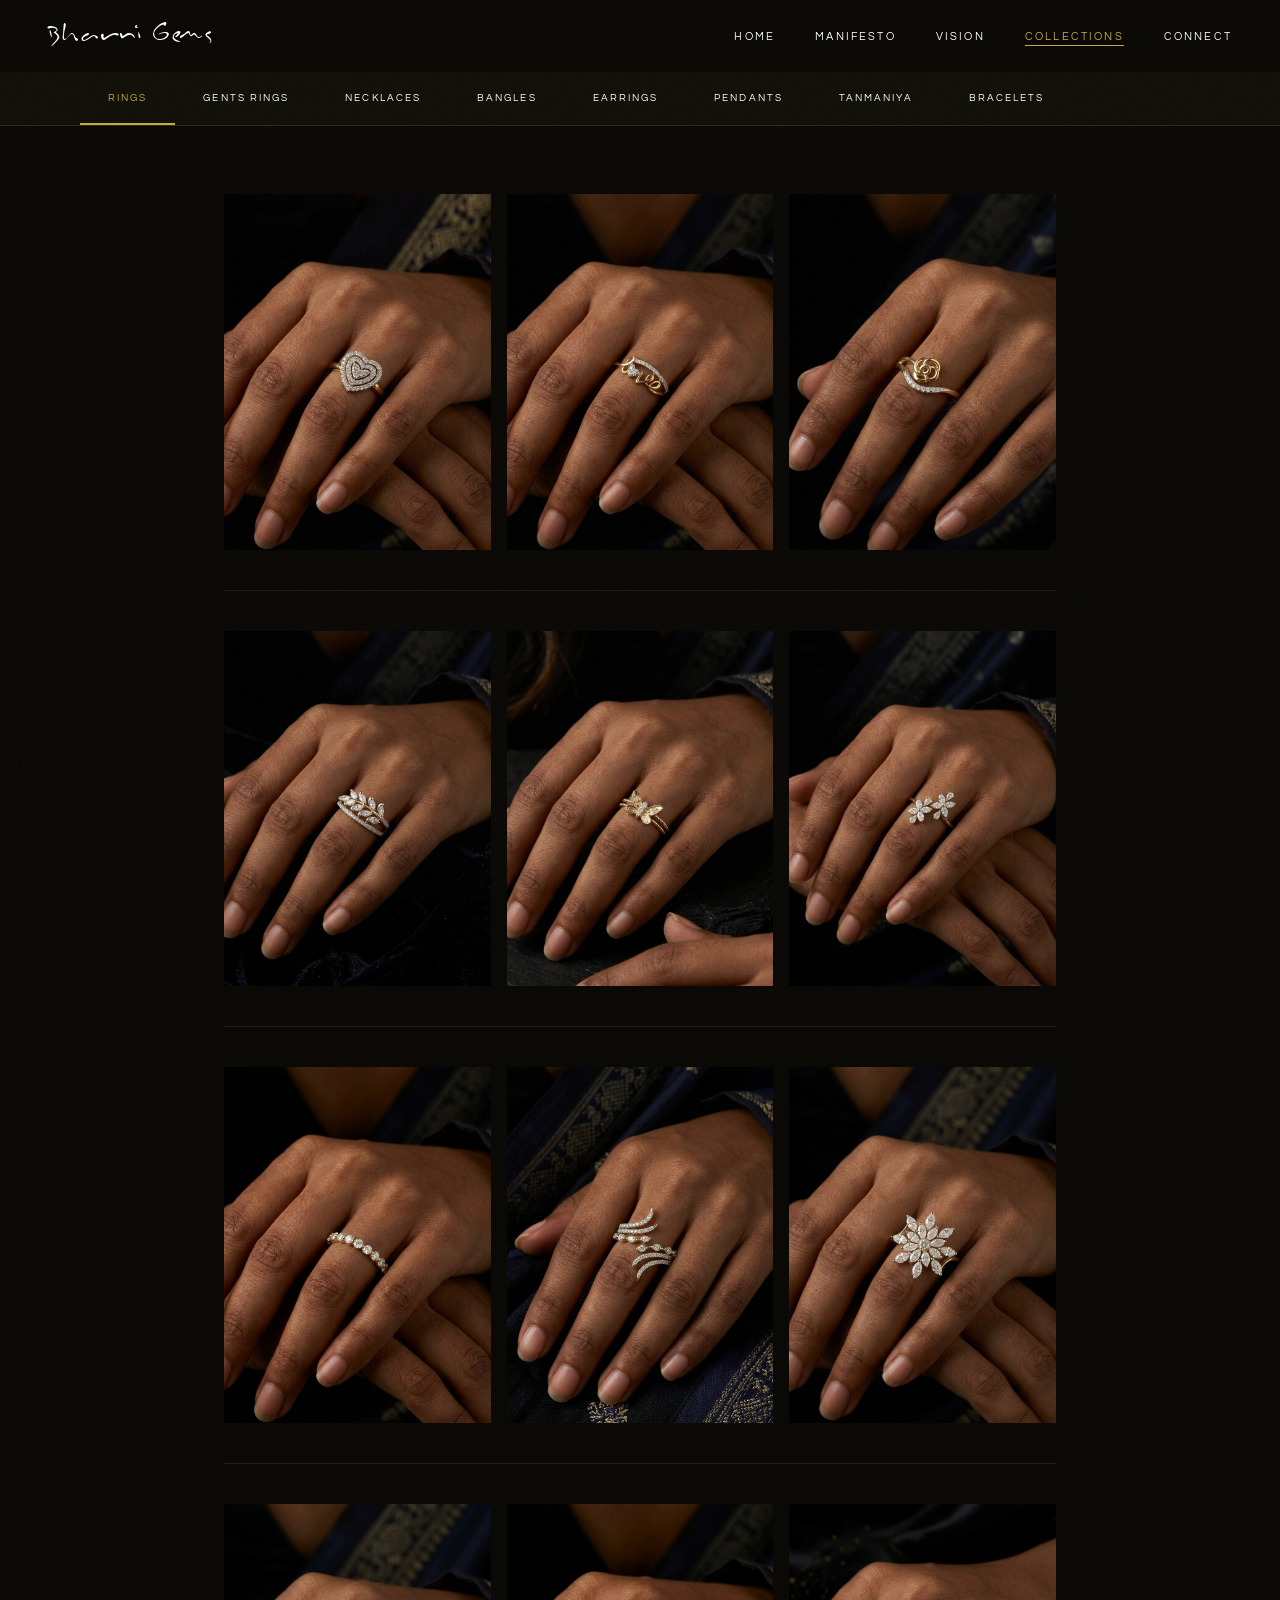
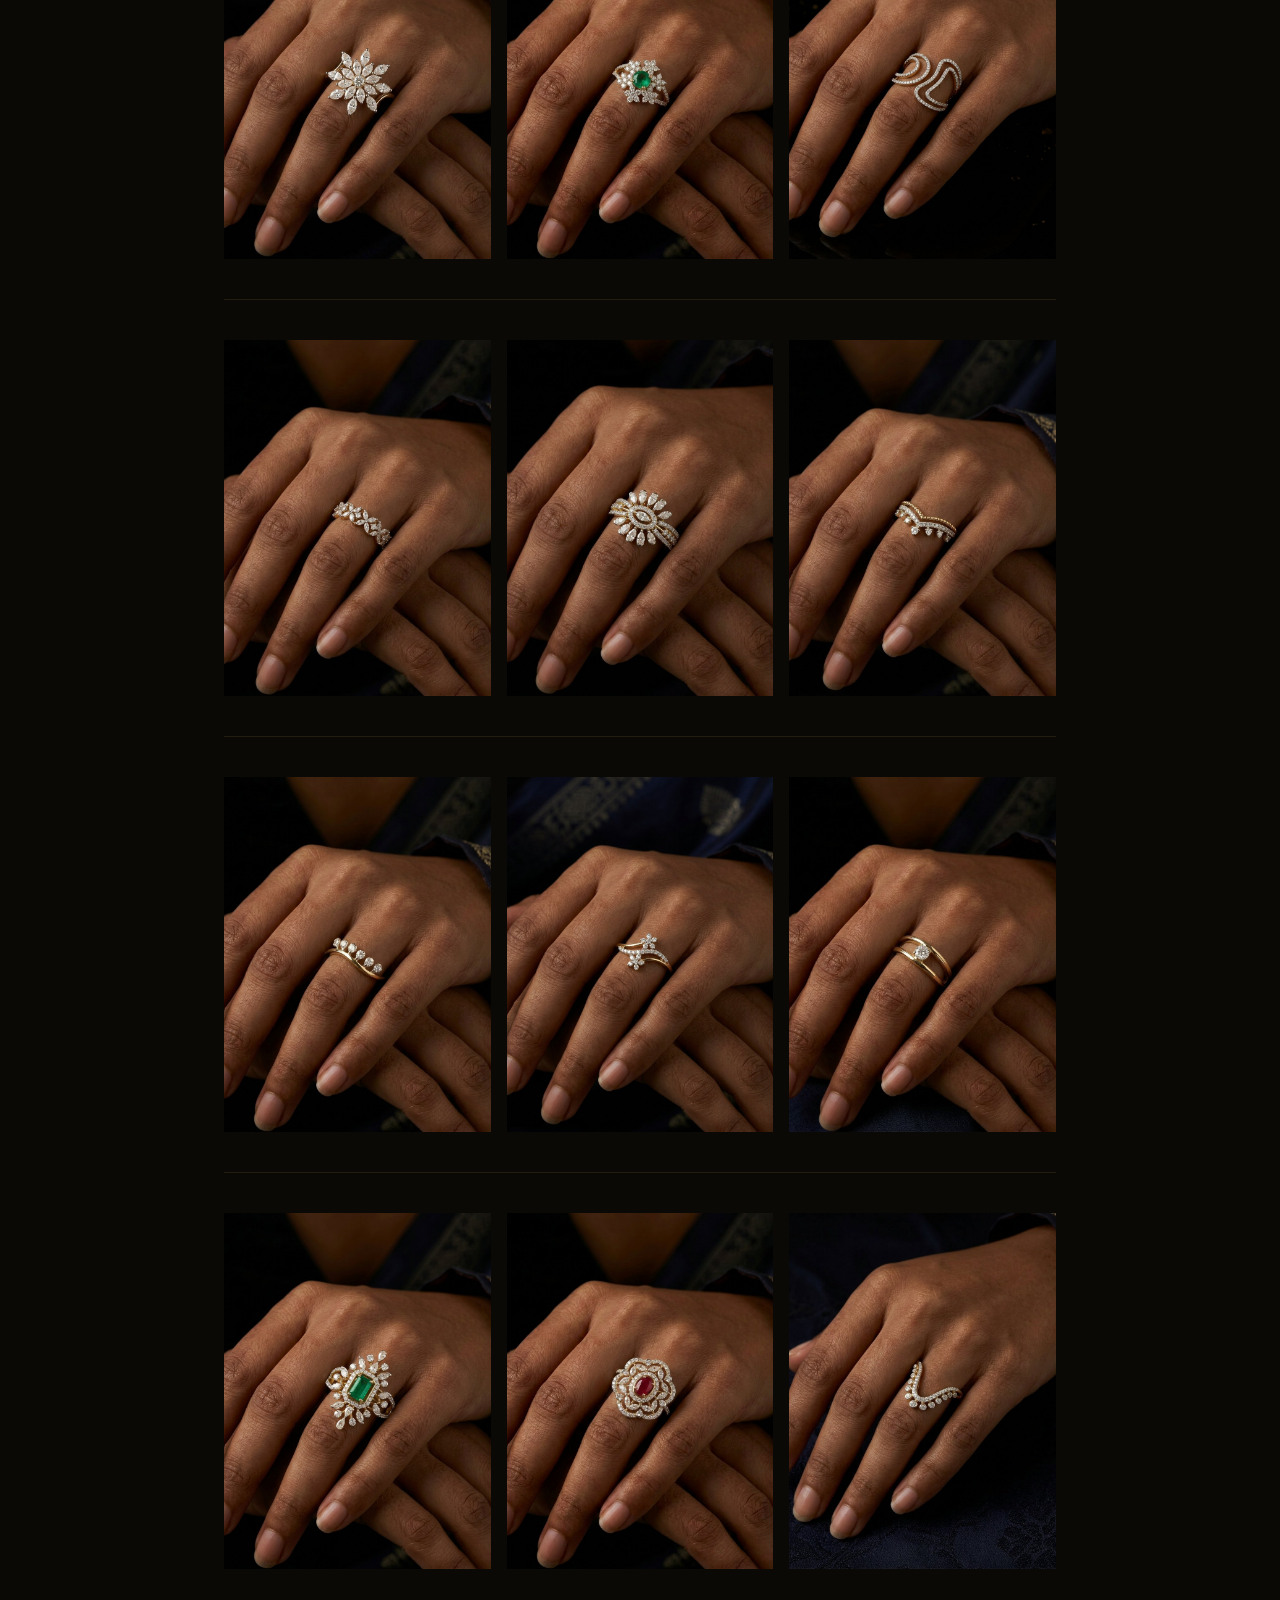
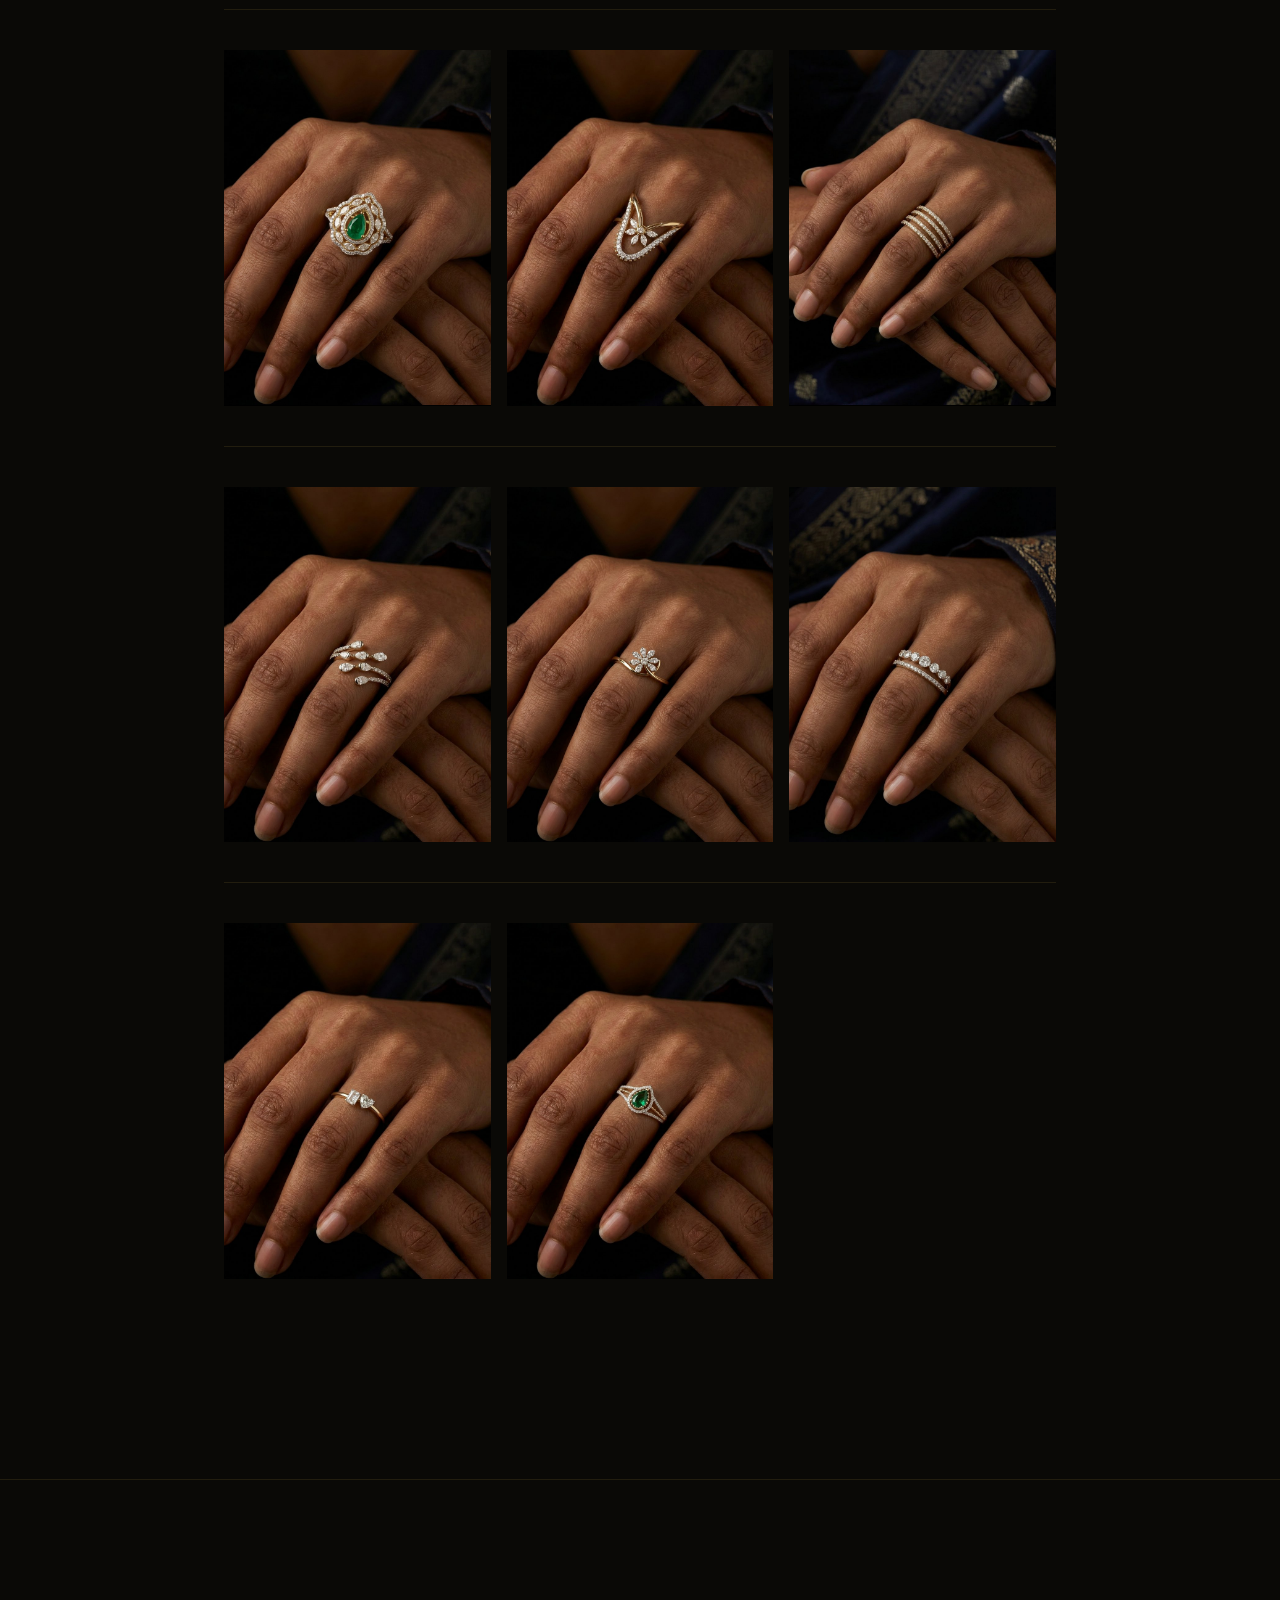
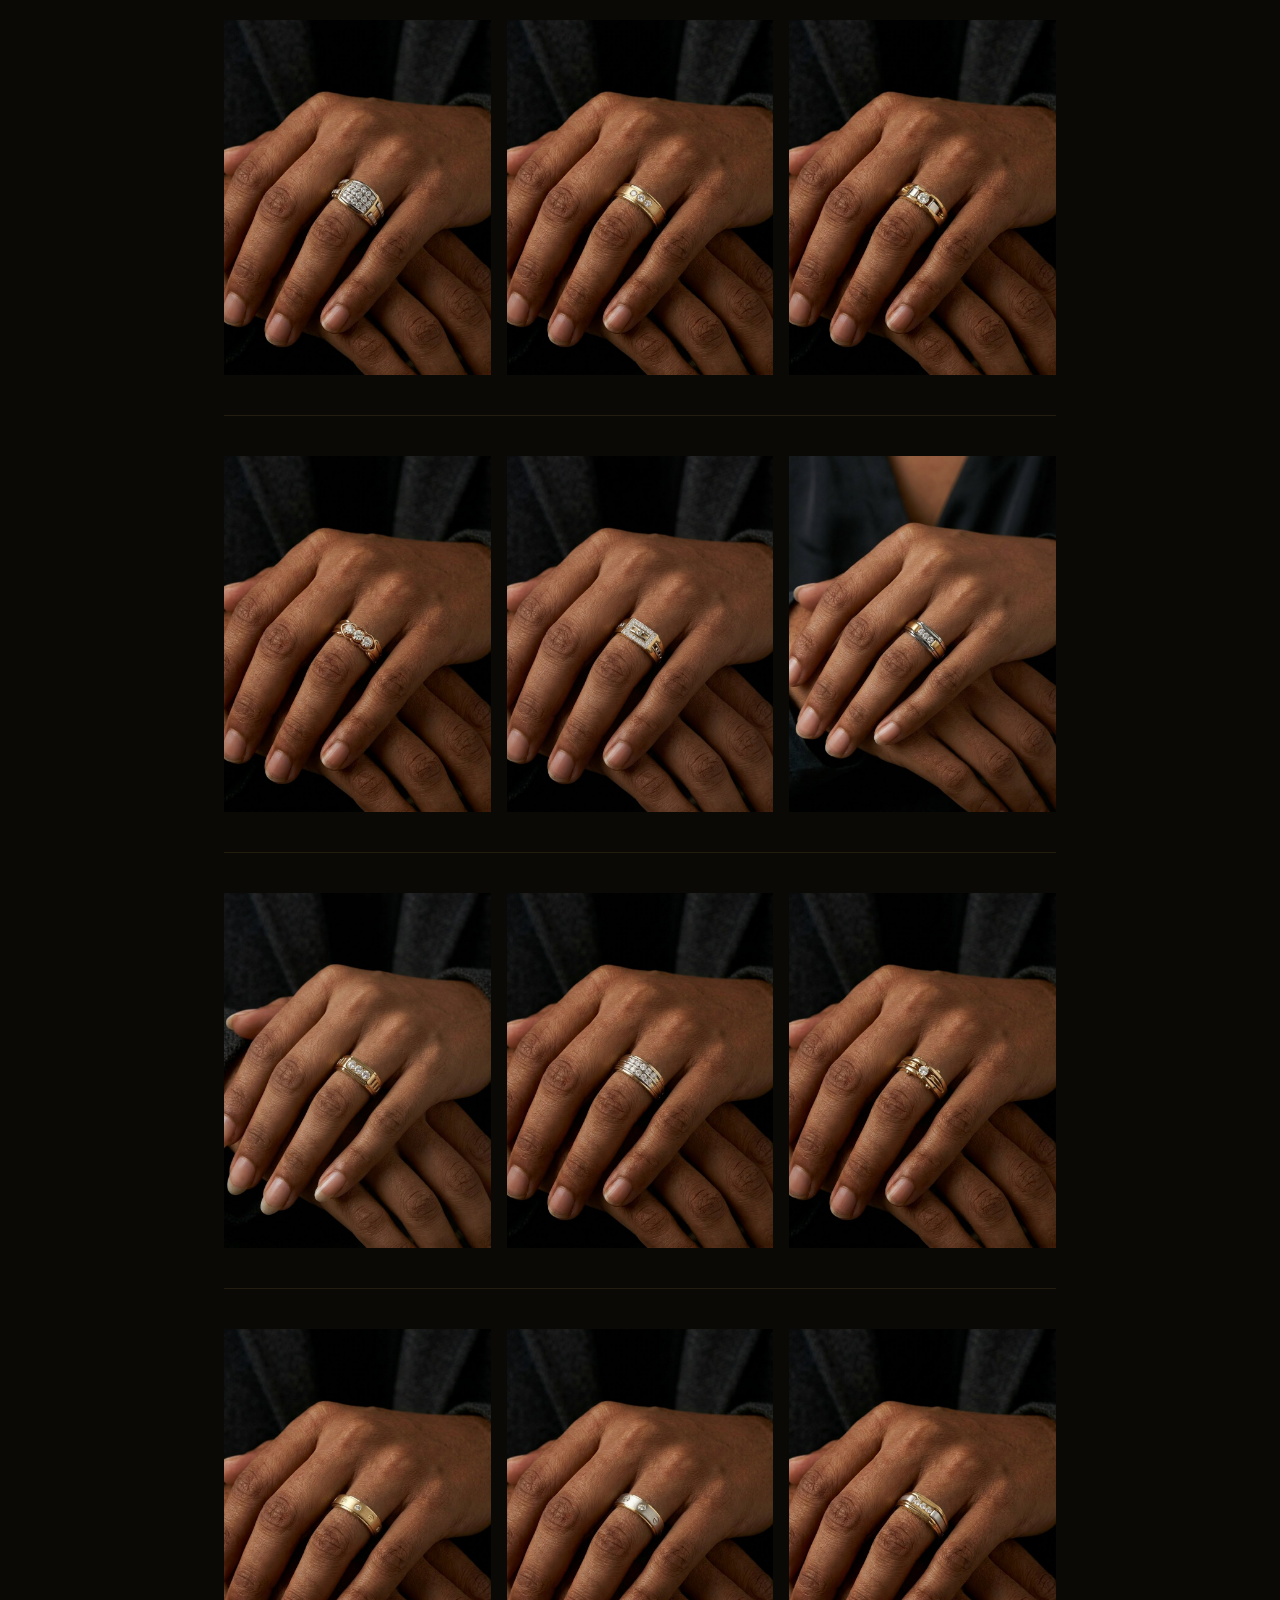
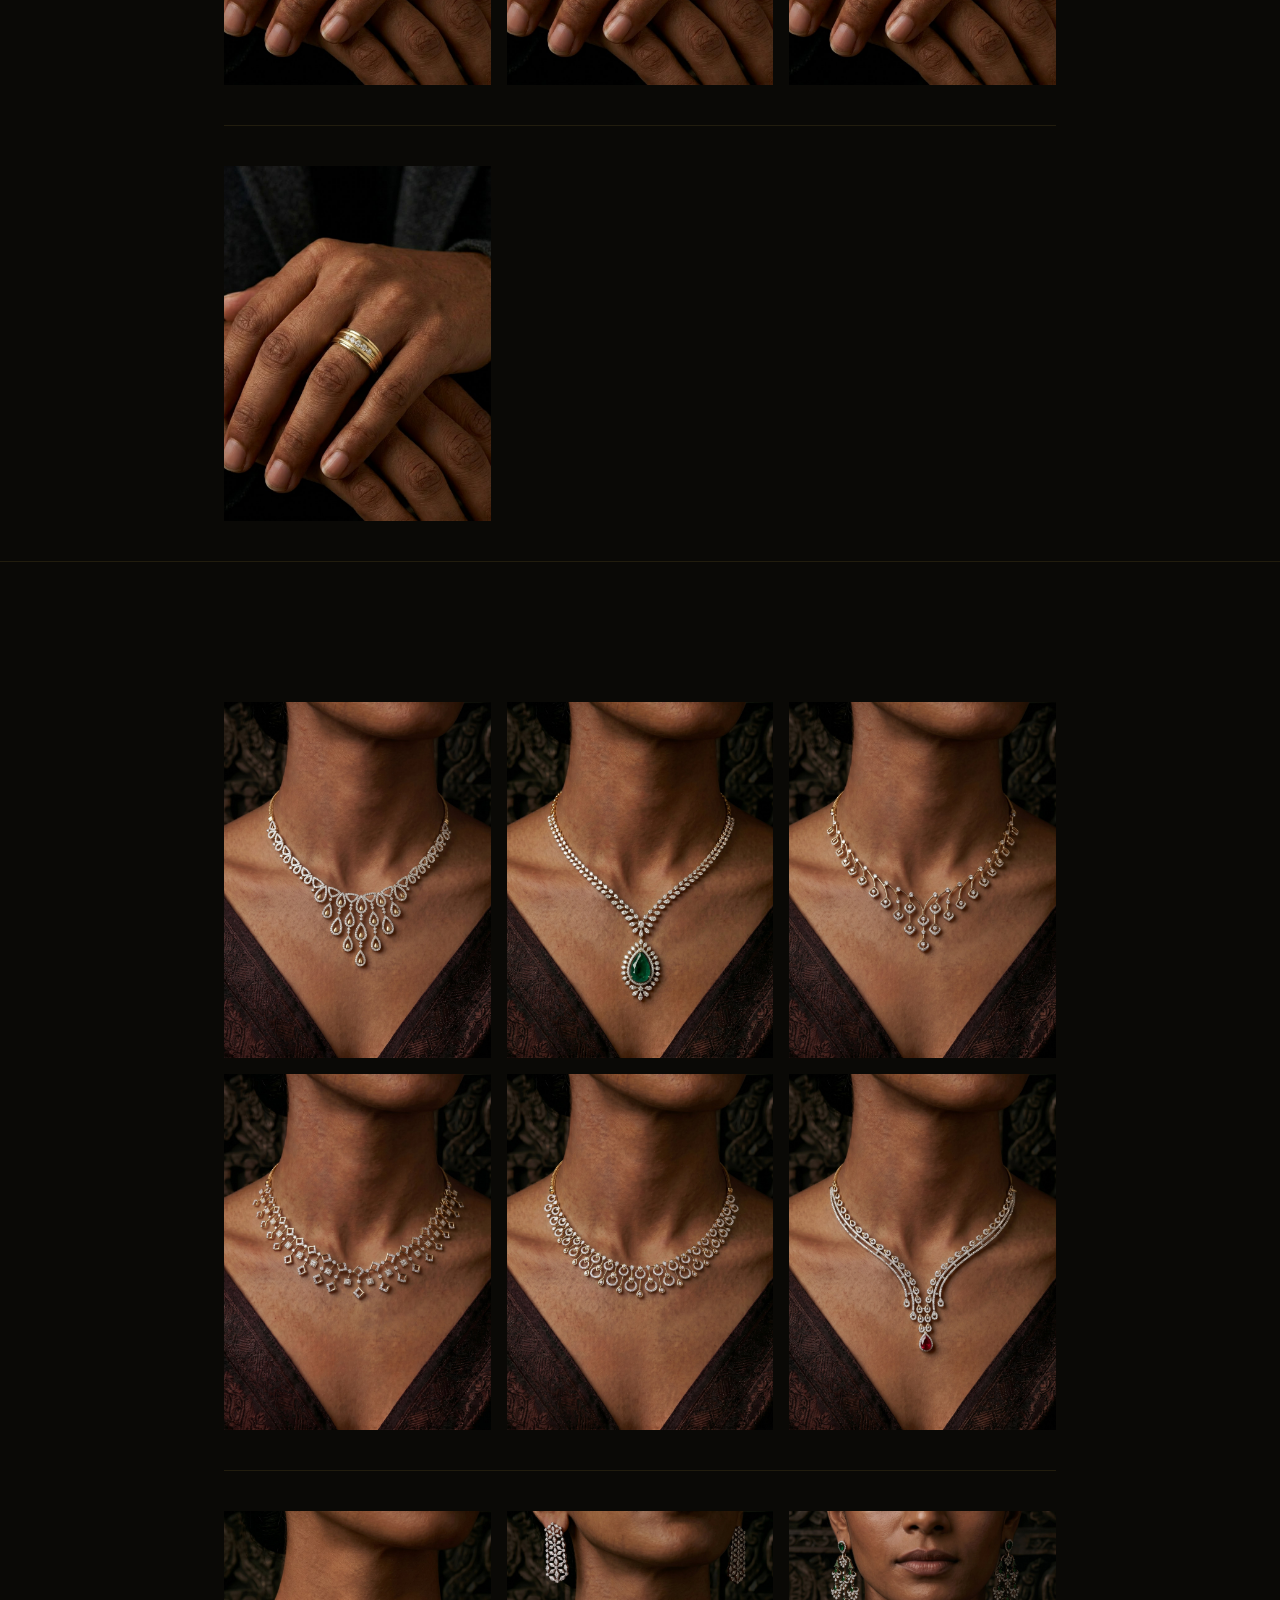
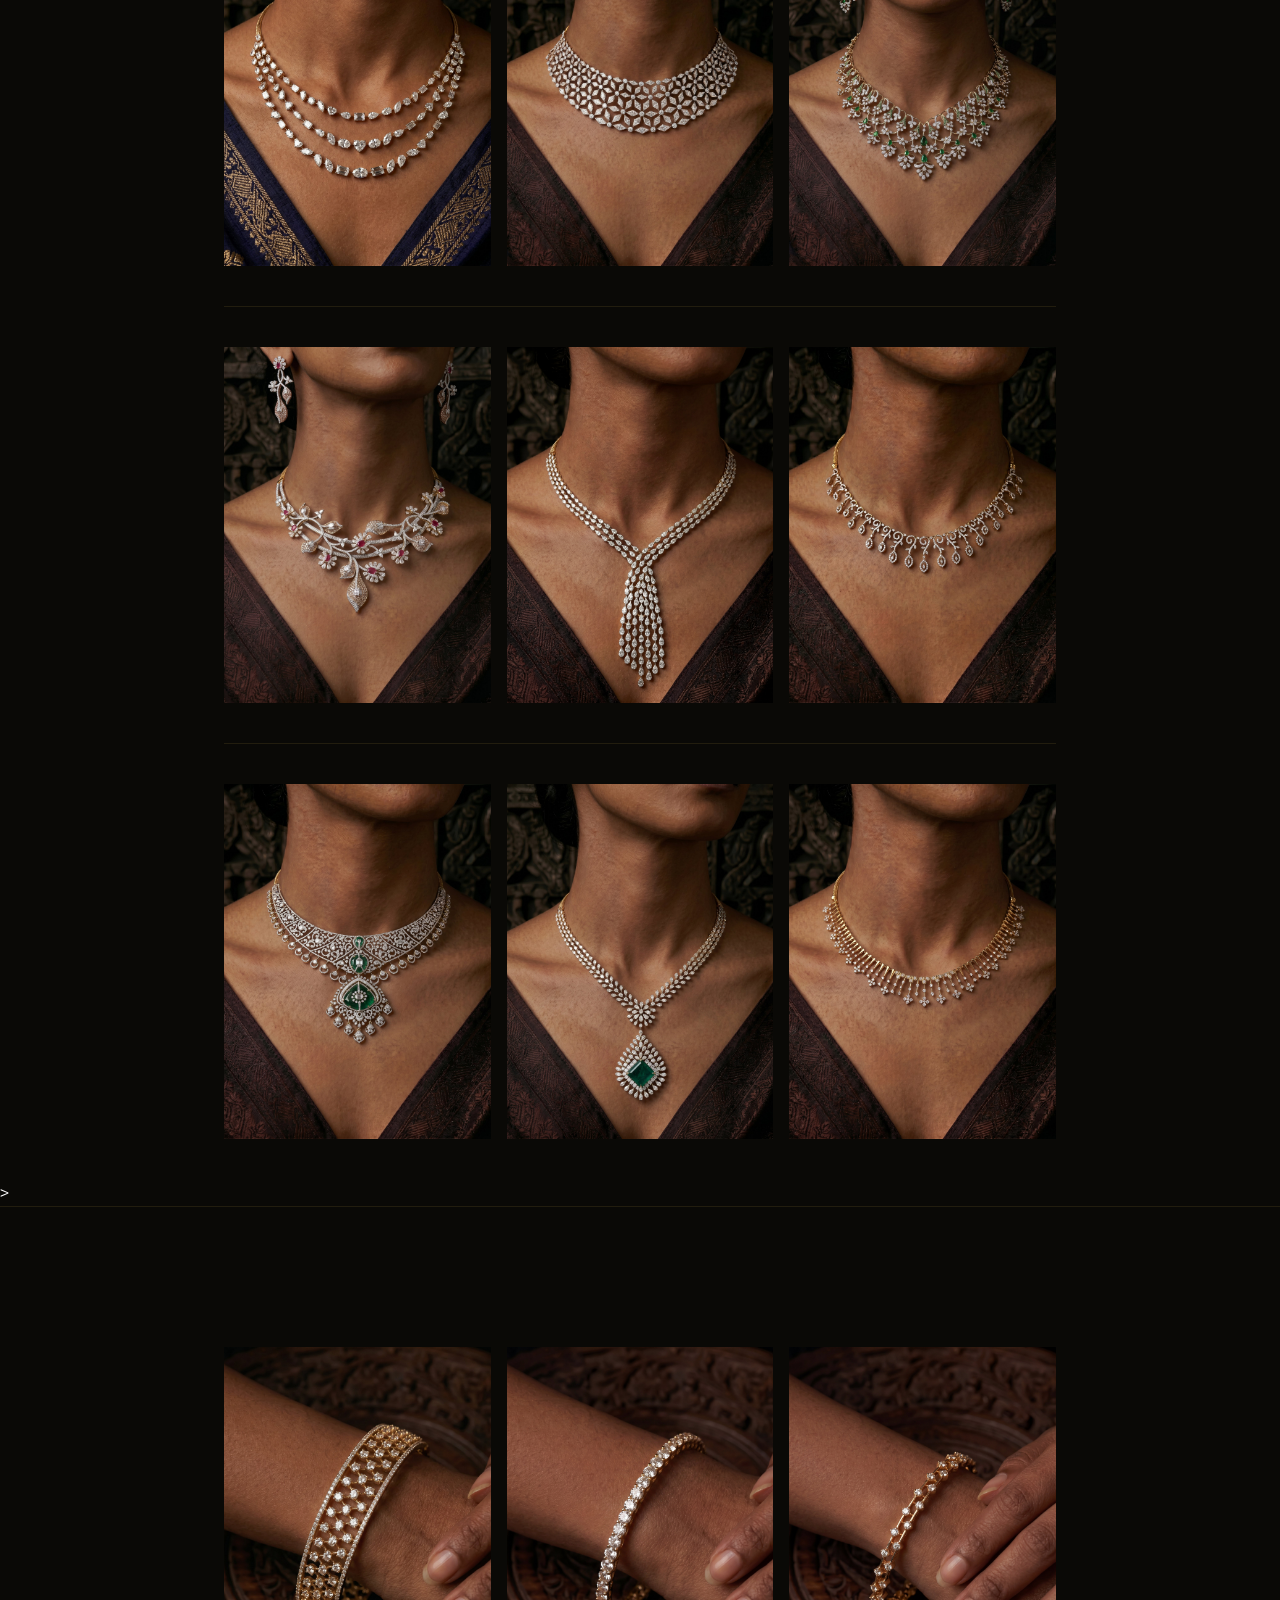
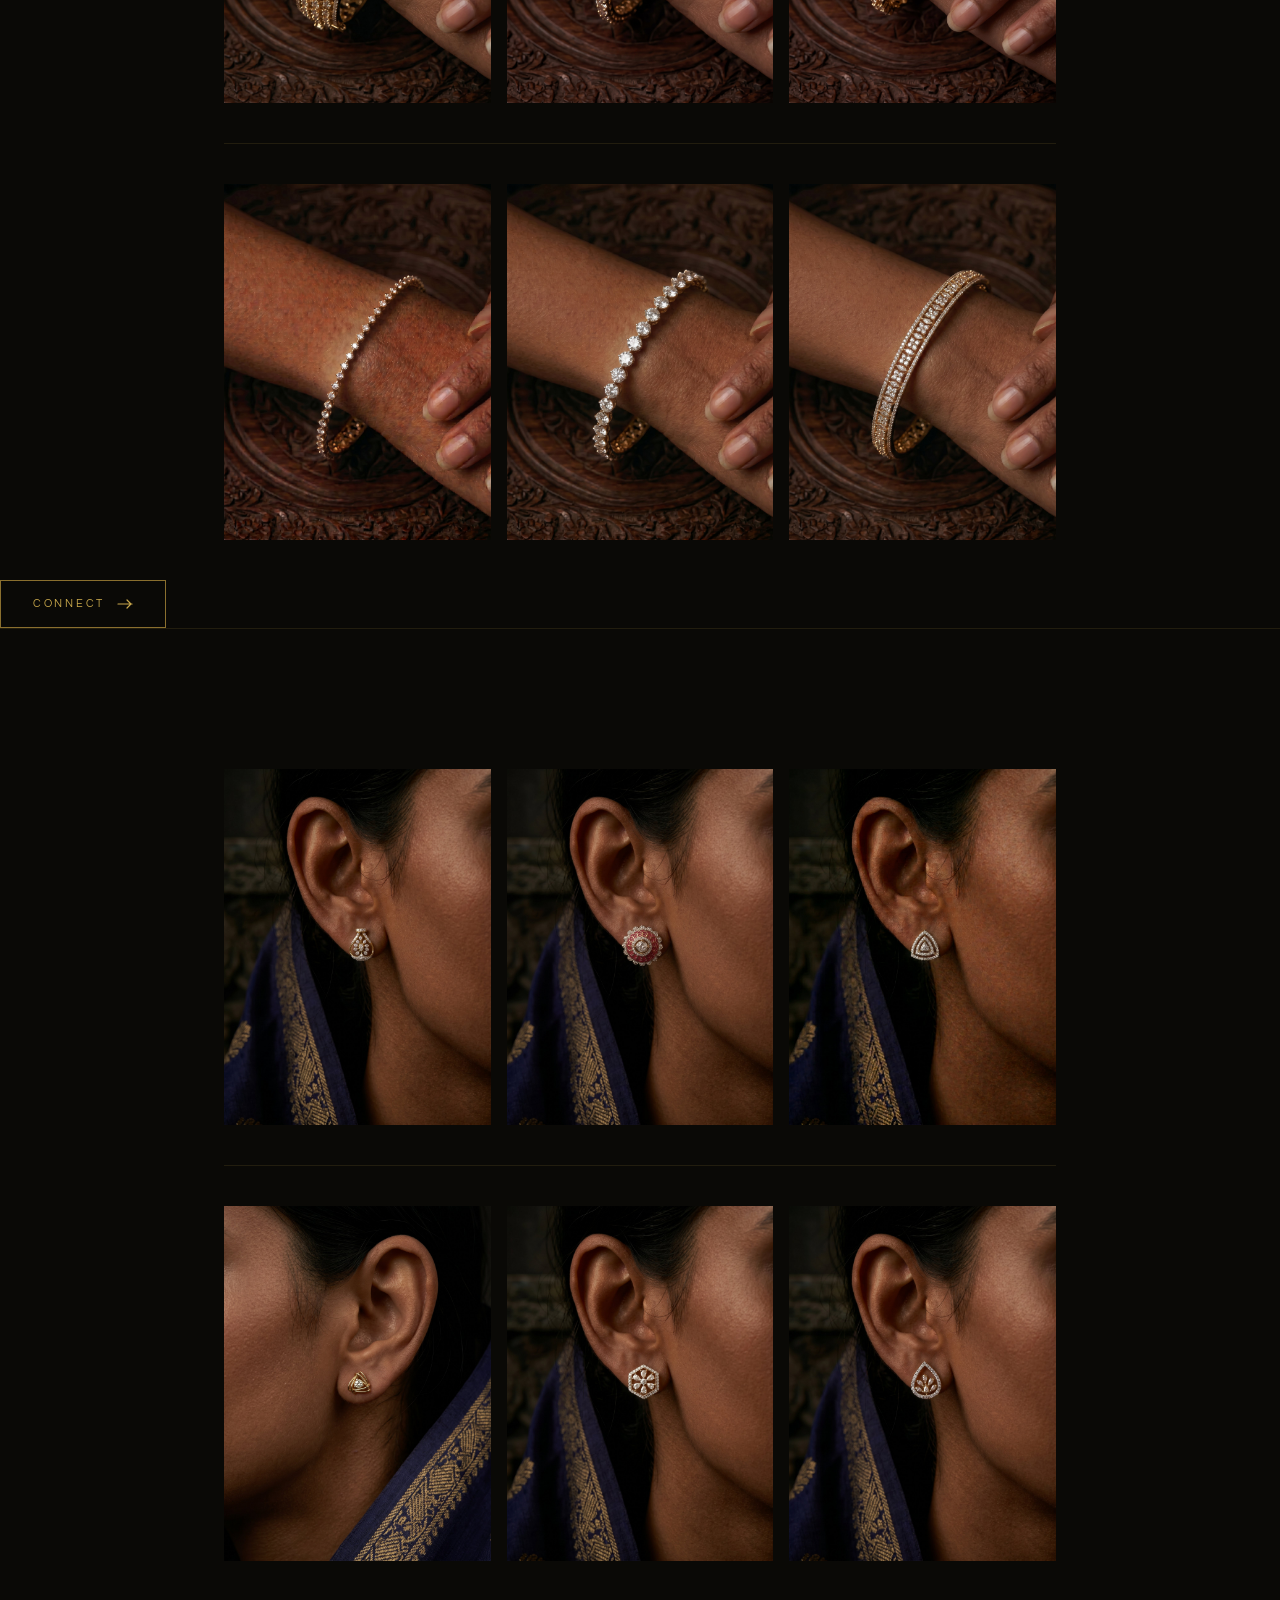
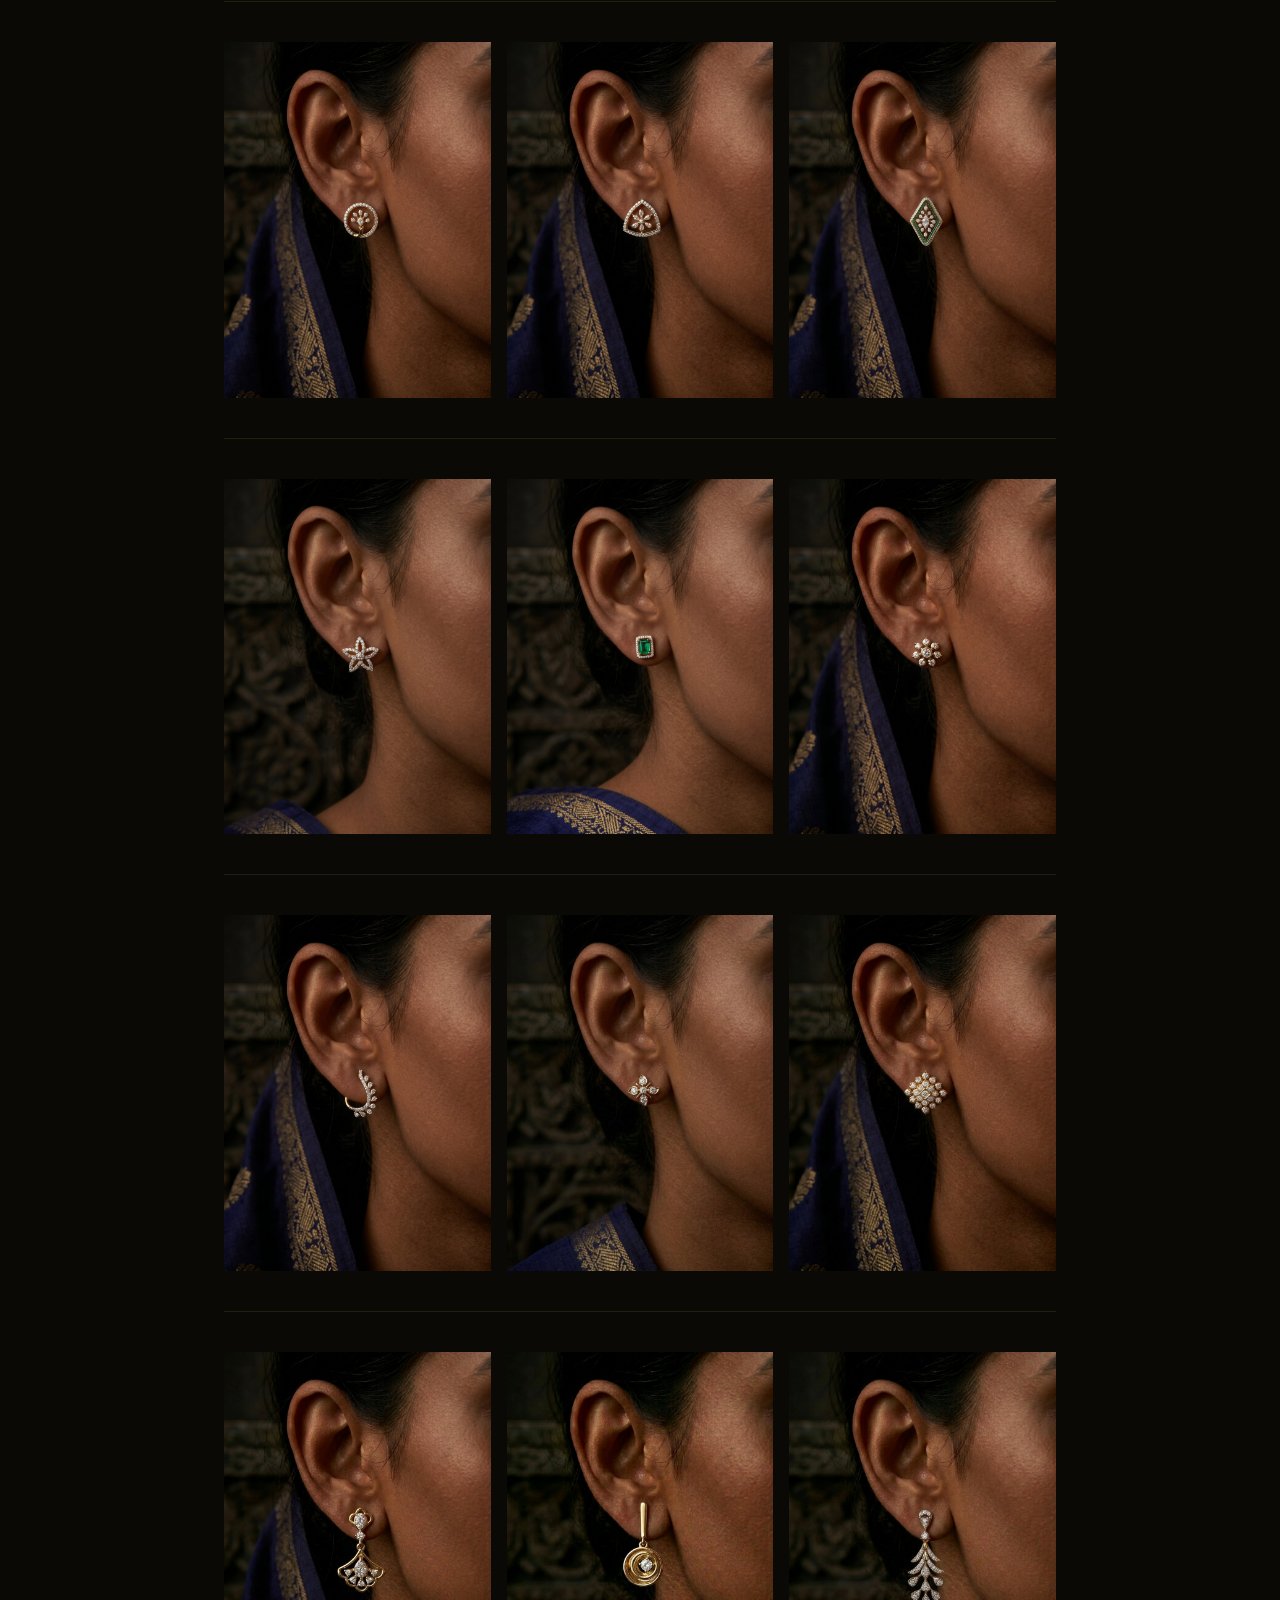
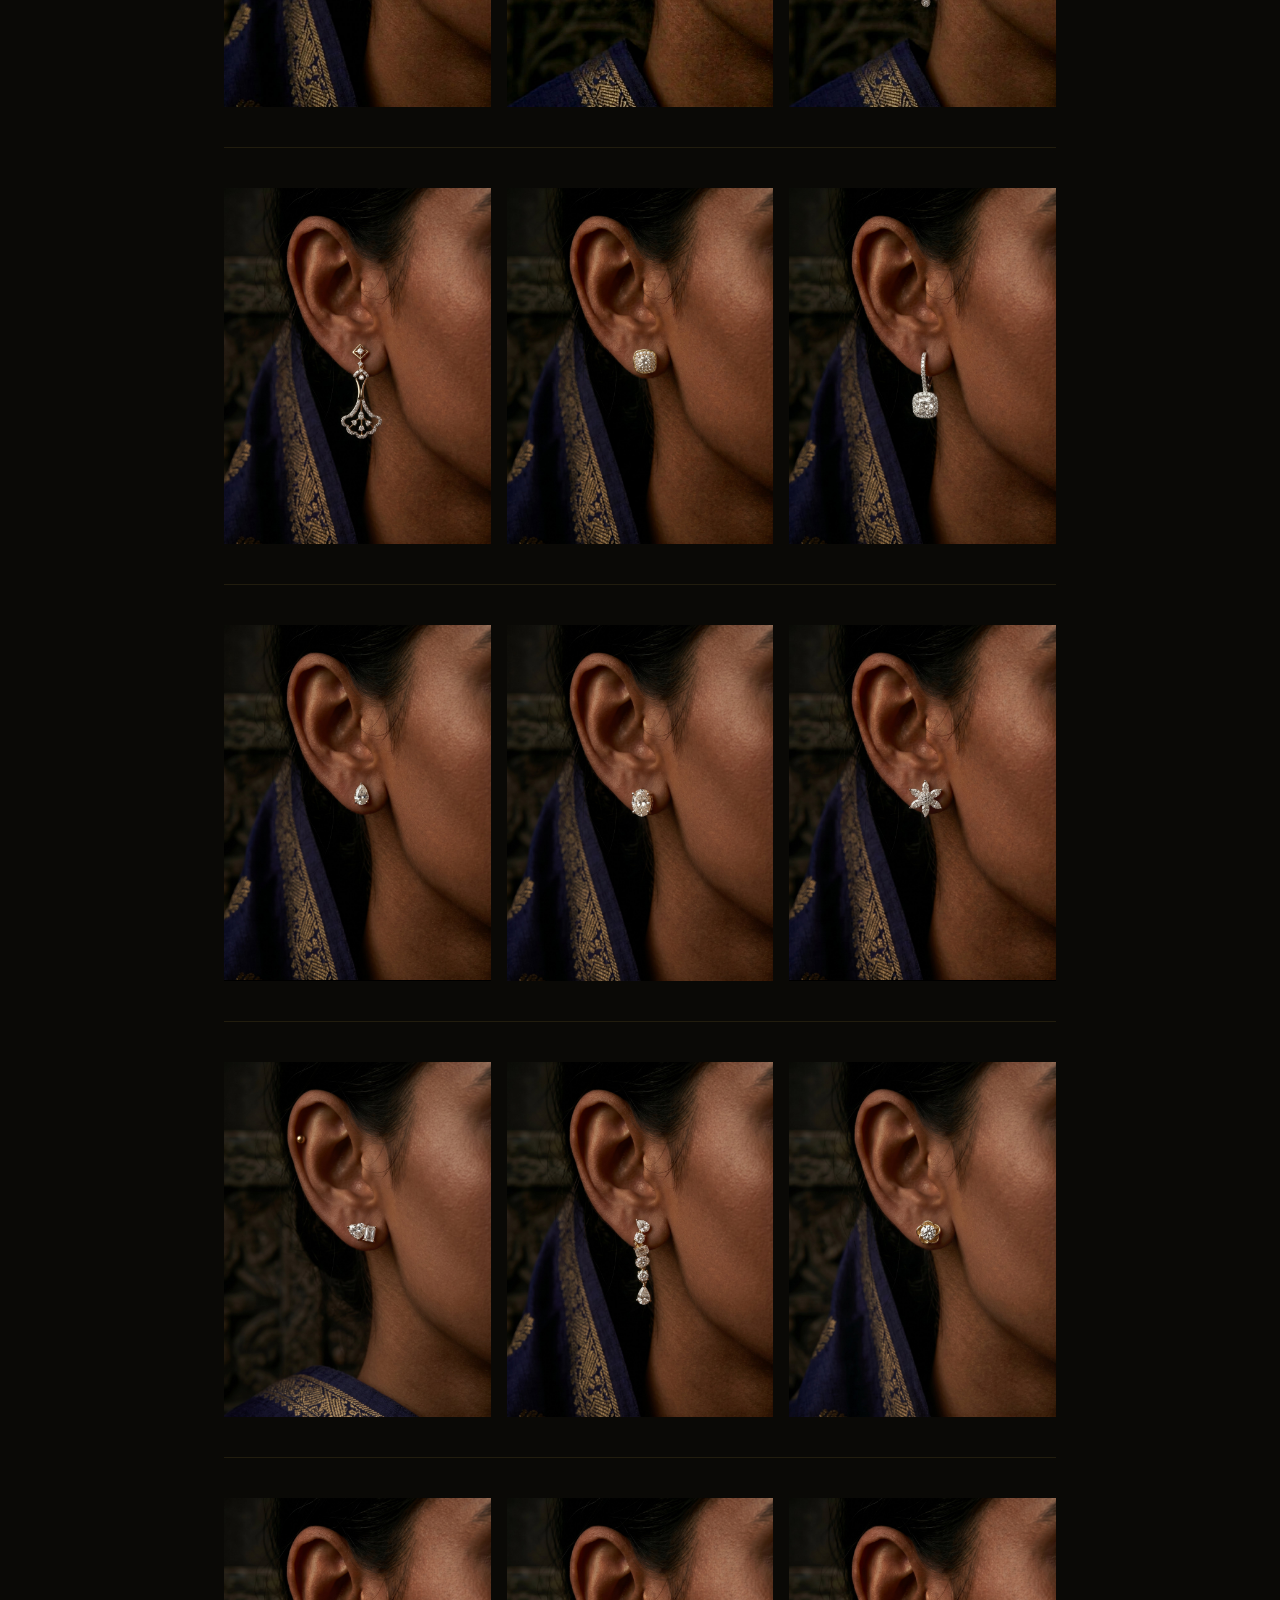
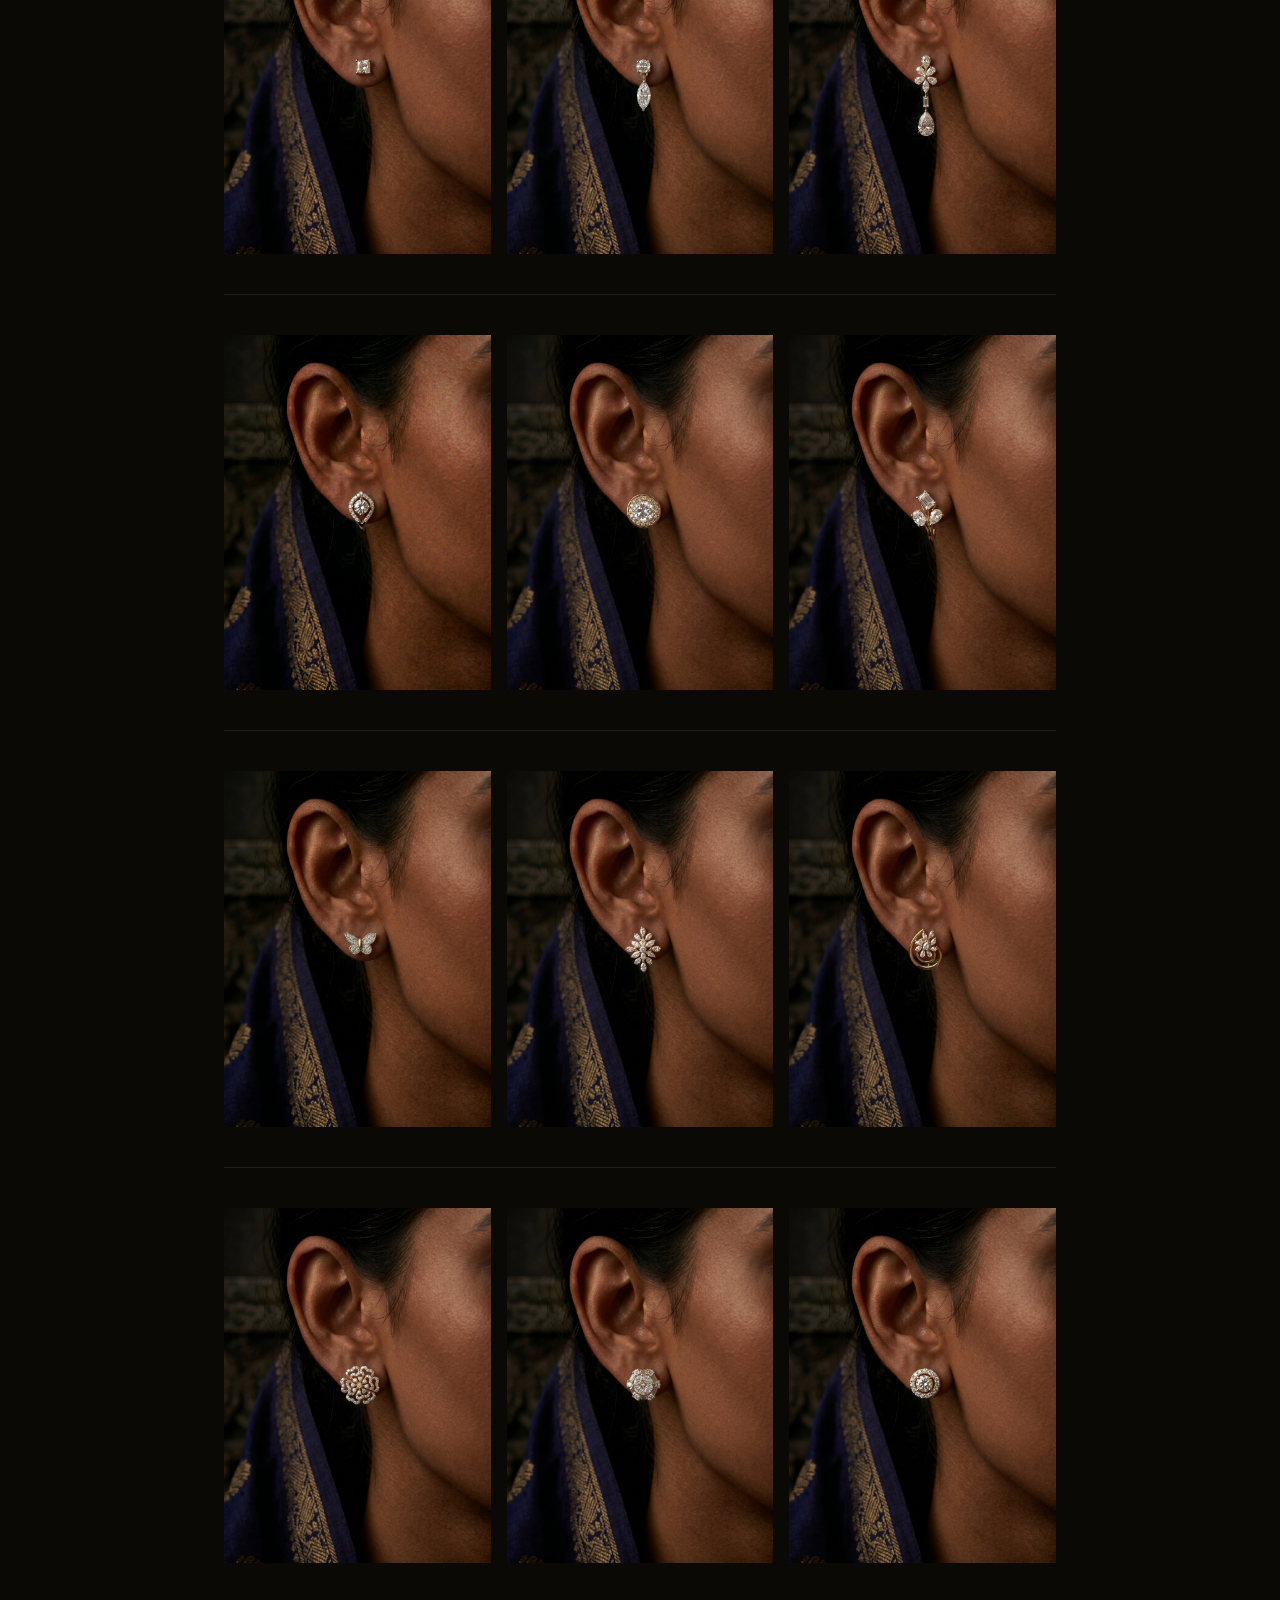
<file: pages/collections.html>
<!DOCTYPE html>
<html lang="en">
<head>
  <meta charset="UTF-8">
  <meta name="viewport" content="width=device-width, initial-scale=1.0">
  <title>Collections — Bharni Gems</title>
  <link rel="stylesheet" href="../assets/css/global.css">
  <style>
    /* ── Sticky tab nav ─────────────────────────────────────── */
    .cat-tabs {
      position: sticky; top: 72px; z-index: 100;
      display: flex; gap: 0;
      background: var(--obsidian, #0b0a08);
      border-bottom: 1px solid var(--line);
      padding: 0 80px;
      overflow-x: auto; scrollbar-width: none;
    }
    .cat-tabs::-webkit-scrollbar { display: none; }
    .cat-tab {
      font-family: var(--font-body);
      font-size: 0.65rem; font-weight: 400;
      letter-spacing: 0.2em; text-transform: uppercase;
      color: #ffffff; padding: 20px 28px;
      border-bottom: 2px solid transparent;
      cursor: pointer; background: none;
      border-top: none; border-left: none; border-right: none;
      white-space: nowrap;
      transition: color 0.2s, border-color 0.2s;
    }
    .cat-tab:hover { color: var(--gold); }
    .cat-tab.active { color: var(--gold); border-bottom-color: var(--gold); }

    /* ── Page body ──────────────────────────────────────────── */
    .coll-body { padding: 0 0 160px; }

    /* ── Category section ───────────────────────────────────── */
    .cat-section {
      padding-top: 100px;
      border-top: 1px solid rgba(201,168,76,0.12);
    }
    .cat-section:first-child { border-top: none; }

    /* ── Category header ────────────────────────────────────── */
    .cat-header {
      text-align: center;
      padding: 0 80px 80px;
      border-bottom: 1px solid var(--line);
      margin-bottom: 100px;
    }
    .cat-header .section-label { display: block; margin-bottom: 16px; }
    .cat-title {
      font-family: var(--font-display);
      font-size: clamp(3rem, 6vw, 5.5rem);
      font-weight: 300; line-height: 1;
      color: #ffffff;
    }
    .cat-title em { color: var(--gold); font-style: italic; }
    .cat-desc {
      font-family: var(--font-statement);
      font-size: 0.92rem; letter-spacing: 0.06em;
      color: #ffffff; margin-top: 20px;
    }

    /* ── Grid ───────────────────────────────────────────────── */
    .product-grid {
      width: 65%; margin: 0 auto;
      display: flex; flex-direction: column; gap: 0;
    }
    .grid-row {
      display: grid;
      grid-template-columns: repeat(3, 1fr);
      gap: 16px;
      padding: 40px 0;
      border-bottom: 1px solid rgba(201,168,76,0.12);
    }
    .grid-row:last-child { border-bottom: none; }

    /* ── Card ───────────────────────────────────────────────── */
    .pcard {
      display: block; text-decoration: none;
      position: relative; background: #000;
      overflow: hidden; cursor: pointer;
      transition: opacity 0.4s ease;
    }
    .pcard:hover { opacity: 0.85; }
    .pcard::after {
      content: ''; position: absolute; inset: 0;
      border: 1px solid rgba(201,168,76,0);
      transition: border-color 0.4s ease;
      pointer-events: none; z-index: 3;
    }
    .pcard:hover::after { border-color: rgba(201,168,76,0.5); }
    .pcard__images {
      position: relative; aspect-ratio: 3/4;
      overflow: hidden; background: #000;
    }
    .pcard__img-product,
    .pcard__img-model {
      position: absolute; inset: 0;
      width: 100%; height: 100%;
      transition: opacity 0.7s ease;
    }
    .pcard__img-product { object-fit: cover; opacity: 1; z-index: 1; }
    .pcard__img-model   { object-fit: contain; background: #fff; opacity: 0; z-index: 2; }
    .pcard:hover .pcard__img-product { opacity: 0; }
    .pcard:hover .pcard__img-model   { opacity: 1; }

    /* ── Trade bar ──────────────────────────────────────────── */
    .trade-bar {
      width: 65%; margin: 80px auto 0;
      padding: 52px 64px;
      background: var(--obsidian);
      border: 1px solid var(--line);
      display: flex; align-items: center;
      justify-content: space-between; gap: 40px;
    }
    .trade-bar h3 {
      font-family: var(--font-statement);
      font-size: clamp(1.1rem,1.8vw,1.45rem); font-weight: 400; letter-spacing: 0.05em;
      color: #ffffff; margin-bottom: 8px;
    }
    .trade-bar p { font-size: 0.92rem; letter-spacing: 0.02em; color: #ffffff; }

    /* ── Section spacer ─────────────────────────────────────── */
    .section-end { padding-bottom: 120px; }

    .single-trade-bar {
      display: flex;
      align-items: center;
      justify-content: space-between;
      padding: 32px 80px;
      border-top: 1px solid var(--line);
      margin-top: 40px;
    }

    .single-trade-bar p {
      font-size: 0.92rem;
      color: #ffffff;
      letter-spacing: 0.04em;
    }

    /* ── Mobile ──────────────────────────────────────────── */
    @media (max-width: 768px) {
      /* Scrollable tabs - no wrapping */
      .cat-tabs {
        padding: 0 12px;
        top: 56px;
        gap: 4px;
        justify-content: flex-start;
        overflow-x: auto;
        -webkit-overflow-scrolling: touch;
        scrollbar-width: none;
        flex-wrap: nowrap;
      }
      .cat-tabs::-webkit-scrollbar { display: none; }
      .cat-tab {
        font-size: 0.48rem;
        padding: 8px 12px;
        letter-spacing: 0.12em;
        flex-shrink: 0;
        white-space: nowrap;
      }
      .cat-section   { padding-top: 60px; }
      .cat-header    { padding: 0 16px 36px; margin-bottom: 48px; }
      .cat-header h2 { font-size: clamp(1.8rem, 8vw, 2.6rem); }
      .product-grid  { width: 100%; padding: 0 12px; }
      .grid-row      { grid-template-columns: repeat(2, 1fr); gap: 8px; }
      .collections-end-cta { padding: 56px 16px; }
      .trade-bar     { width: 100%; padding: 28px 16px; flex-direction: column; gap: 16px; text-align: center; }
    }

    /* ── Small mobile ─────────────────────────────────────── */
    @media (max-width: 430px) {
      .product-grid  { padding: 0 8px; }
      .grid-row      { gap: 6px; }
      .cat-header    { padding: 0 12px 28px; }
    }


  </style>
</head>
<body>

  <nav class="nav">
    <a class="nav__logo" href="../index.html"><span style="font-family:var(--font-brand);font-size:1.8rem;font-weight:normal;letter-spacing:0.02em">Bharni Gems</span></a>
    <ul class="nav__links" id="navLinks">
      <li><a href="../index.html">Home</a></li>
      <li><a href="manifesto.html">Manifesto</a></li>
      <li><a href="vision.html">Vision</a></li>
      <li><a href="collections.html" class="active">Collections</a></li>
      <li><a href="contact.html">Connect</a></li>
    </ul>
    <button class="nav__hamburger" id="navHamburger" aria-label="Menu">
      <span></span><span></span><span></span>
    </button>
  </nav>

  <!-- ── Sticky category tabs ──────────────────────────────── -->
  <div class="cat-tabs" id="catTabs">
    <button class="cat-tab active" onclick="scrollToSection('rings', this)">Rings</button>
    <button class="cat-tab" onclick="scrollToSection('gents-rings', this)">Gents Rings</button>
    <button class="cat-tab" onclick="scrollToSection('necklaces', this)">Necklaces</button>
    <button class="cat-tab" onclick="scrollToSection('bangles', this)">Bangles</button>
    <button class="cat-tab" onclick="scrollToSection('earrings', this)">Earrings</button>
    <button class="cat-tab" onclick="scrollToSection('pendants', this)">Pendants</button>
    <button class="cat-tab" onclick="scrollToSection('sets', this)">Tanmaniya</button>
    <button class="cat-tab" onclick="scrollToSection('bracelets', this)">Bracelets</button>
  </div>

  <div class="coll-body">

    <!-- ════════════════════════════════════════════════════════
         01 · RINGS
    ═════════════════════════════════════════════════════════ -->
    <section id="rings" class="cat-section">
<div class="product-grid">
        <div class="grid-row">
          <div class="pcard"><div class="pcard__images"><img class="pcard__img-product" src="../assets/images/rings/ring-01-model.png" alt="Ring 1"><img class="pcard__img-model" src="../assets/images/rings/ring-01-product.jpg" alt="Ring 1 product"></div></div>
          <div class="pcard"><div class="pcard__images"><img class="pcard__img-product" src="../assets/images/rings/ring-02-model.png" alt="Ring 2"><img class="pcard__img-model" src="../assets/images/rings/ring-02-product.jpg" alt="Ring 2 product"></div></div>
          <div class="pcard"><div class="pcard__images"><img class="pcard__img-product" src="../assets/images/rings/ring-03-model.png" alt="Ring 3"><img class="pcard__img-model" src="../assets/images/rings/ring-03-product.jpg" alt="Ring 3 product"></div></div>
        </div>
        <div class="grid-row">
          <div class="pcard"><div class="pcard__images"><img class="pcard__img-product" src="../assets/images/rings/ring-04-model.png" alt="Ring 4"><img class="pcard__img-model" src="../assets/images/rings/ring-04-product.jpg" alt="Ring 4 product"></div></div>
          <div class="pcard"><div class="pcard__images"><img class="pcard__img-product" src="../assets/images/rings/ring-05-model.png" alt="Ring 5"><img class="pcard__img-model" src="../assets/images/rings/ring-05-product.jpg" alt="Ring 5 product"></div></div>
          <div class="pcard"><div class="pcard__images"><img class="pcard__img-product" src="../assets/images/rings/ring-06-model.png" alt="Ring 6"><img class="pcard__img-model" src="../assets/images/rings/ring-06-product.jpg" alt="Ring 6 product"></div></div>
        </div>
        <div class="grid-row">
          <div class="pcard"><div class="pcard__images"><img class="pcard__img-product" src="../assets/images/rings/ring-07-model.png" alt="Ring 7"><img class="pcard__img-model" src="../assets/images/rings/ring-07-product.jpg" alt="Ring 7 product"></div></div>
          <div class="pcard"><div class="pcard__images"><img class="pcard__img-product" src="../assets/images/rings/ring-08-model.png" alt="Ring 8"><img class="pcard__img-model" src="../assets/images/rings/ring-08-product.jpg" alt="Ring 8 product"></div></div>
          <div class="pcard"><div class="pcard__images"><img class="pcard__img-product" src="../assets/images/rings/ring-09-model.png" alt="Ring 9"><img class="pcard__img-model" src="../assets/images/rings/ring-09-product.jpg" alt="Ring 9 product"></div></div>
        </div>
        <div class="grid-row">
          <div class="pcard"><div class="pcard__images"><img class="pcard__img-product" src="../assets/images/rings/ring-10-model.png" alt="Ring 10"><img class="pcard__img-model" src="../assets/images/rings/ring-10-product.jpg" alt="Ring 10 product"></div></div>
          <div class="pcard"><div class="pcard__images"><img class="pcard__img-product" src="../assets/images/rings/ring-11-model.png" alt="Ring 11"><img class="pcard__img-model" src="../assets/images/rings/ring-11-product.jpg" alt="Ring 11 product"></div></div>
          <div class="pcard"><div class="pcard__images"><img class="pcard__img-product" src="../assets/images/rings/ring-12-model.png" alt="Ring 12"><img class="pcard__img-model" src="../assets/images/rings/ring-12-product.jpg" alt="Ring 12 product"></div></div>
        </div>
        <div class="grid-row">
          <div class="pcard"><div class="pcard__images"><img class="pcard__img-product" src="../assets/images/rings/ring-13-model.png" alt="Ring 13"><img class="pcard__img-model" src="../assets/images/rings/ring-13-product.jpg" alt="Ring 13 product"></div></div>
          <div class="pcard"><div class="pcard__images"><img class="pcard__img-product" src="../assets/images/rings/ring-14-model.png" alt="Ring 14"><img class="pcard__img-model" src="../assets/images/rings/ring-14-product.jpg" alt="Ring 14 product"></div></div>
          <div class="pcard"><div class="pcard__images"><img class="pcard__img-product" src="../assets/images/rings/ring-15-model.png" alt="Ring 15"><img class="pcard__img-model" src="../assets/images/rings/ring-15-product.jpg" alt="Ring 15 product"></div></div>
        </div>
        <div class="grid-row">
          <div class="pcard"><div class="pcard__images"><img class="pcard__img-product" src="../assets/images/rings/ring-16-model.png" alt="Ring 16"><img class="pcard__img-model" src="../assets/images/rings/ring-16-product.jpg" alt="Ring 16 product"></div></div>
          <div class="pcard"><div class="pcard__images"><img class="pcard__img-product" src="../assets/images/rings/ring-17-model.png" alt="Ring 17"><img class="pcard__img-model" src="../assets/images/rings/ring-17-product.jpg" alt="Ring 17 product"></div></div>
          <div class="pcard"><div class="pcard__images"><img class="pcard__img-product" src="../assets/images/rings/ring-18-model.png" alt="Ring 18"><img class="pcard__img-model" src="../assets/images/rings/ring-18-product.jpg" alt="Ring 18 product"></div></div>
        </div>
        <div class="grid-row">
          <div class="pcard"><div class="pcard__images"><img class="pcard__img-product" src="../assets/images/rings/ring-19-model.png" alt="Ring 19"><img class="pcard__img-model" src="../assets/images/rings/ring-19-product.jpg" alt="Ring 19 product"></div></div>
          <div class="pcard"><div class="pcard__images"><img class="pcard__img-product" src="../assets/images/rings/ring-20-model.png" alt="Ring 20"><img class="pcard__img-model" src="../assets/images/rings/ring-20-product.jpg" alt="Ring 20 product"></div></div>
          <div class="pcard"><div class="pcard__images"><img class="pcard__img-product" src="../assets/images/rings/ring-21-model.png" alt="Ring 21"><img class="pcard__img-model" src="../assets/images/rings/ring-21-product.jpg" alt="Ring 21 product"></div></div>
        </div>
        <div class="grid-row">
          <div class="pcard"><div class="pcard__images"><img class="pcard__img-product" src="../assets/images/rings/ring-22-model.png" alt="Ring 22"><img class="pcard__img-model" src="../assets/images/rings/ring-22-product.jpg" alt="Ring 22 product"></div></div>
          <div class="pcard"><div class="pcard__images"><img class="pcard__img-product" src="../assets/images/rings/ring-23-model.png" alt="Ring 23"><img class="pcard__img-model" src="../assets/images/rings/ring-23-product.jpg" alt="Ring 23 product"></div></div>
          <div class="pcard"><div class="pcard__images"><img class="pcard__img-product" src="../assets/images/rings/ring-24-model.png" alt="Ring 24"><img class="pcard__img-model" src="../assets/images/rings/ring-24-product.jpg" alt="Ring 24 product"></div></div>
        </div>
        <div class="grid-row">
          <div class="pcard"><div class="pcard__images"><img class="pcard__img-product" src="../assets/images/rings/ring-25-model.png" alt="Ring 25"><img class="pcard__img-model" src="../assets/images/rings/ring-25-product.jpg" alt="Ring 25 product"></div></div>
          <div class="pcard"><div class="pcard__images"><img class="pcard__img-product" src="../assets/images/rings/ring-26-model.png" alt="Ring 26"><img class="pcard__img-model" src="../assets/images/rings/ring-26-product.jpg" alt="Ring 26 product"></div></div>
          <div class="pcard"><div class="pcard__images"><img class="pcard__img-product" src="../assets/images/rings/ring-27-model.png" alt="Ring 27"><img class="pcard__img-model" src="../assets/images/rings/ring-27-product.jpg" alt="Ring 27 product"></div></div>
        </div>
        <div class="grid-row">
          <div class="pcard"><div class="pcard__images"><img class="pcard__img-product" src="../assets/images/rings/ring-28-model.png" alt="Ring 28"><img class="pcard__img-model" src="../assets/images/rings/ring-28-product.jpg" alt="Ring 28 product"></div></div>
          <div class="pcard"><div class="pcard__images"><img class="pcard__img-product" src="../assets/images/rings/ring-29-model.png" alt="Ring 29"><img class="pcard__img-model" src="../assets/images/rings/ring-29-product.jpg" alt="Ring 29 product"></div></div>
        </div>
      </div>
      </div>

    <!-- ════════════════════════════════════════════════════════
         01B · GENTS RINGS
    ═════════════════════════════════════════════════════════ -->
    <section id="gents-rings" class="cat-section">
<div class="product-grid">
        <div class="grid-row">
          <div class="pcard"><div class="pcard__images"><img class="pcard__img-product" src="../assets/images/gents-rings/gents-ring-01-model.png" alt="Gents Ring 1"><img class="pcard__img-model" src="../assets/images/gents-rings/gents-ring-01-product.jpg" alt="Gents Ring 1 product"></div></div>
          <div class="pcard"><div class="pcard__images"><img class="pcard__img-product" src="../assets/images/gents-rings/gents-ring-02-model.png" alt="Gents Ring 2"><img class="pcard__img-model" src="../assets/images/gents-rings/gents-ring-02-product.jpg" alt="Gents Ring 2 product"></div></div>
          <div class="pcard"><div class="pcard__images"><img class="pcard__img-product" src="../assets/images/gents-rings/gents-ring-03-model.png" alt="Gents Ring 3"><img class="pcard__img-model" src="../assets/images/gents-rings/gents-ring-03-product.jpg" alt="Gents Ring 3 product"></div></div>
        </div>
        <div class="grid-row">
          <div class="pcard"><div class="pcard__images"><img class="pcard__img-product" src="../assets/images/gents-rings/gents-ring-04-model.png" alt="Gents Ring 4"><img class="pcard__img-model" src="../assets/images/gents-rings/gents-ring-04-product.jpg" alt="Gents Ring 4 product"></div></div>
          <div class="pcard"><div class="pcard__images"><img class="pcard__img-product" src="../assets/images/gents-rings/gents-ring-05-model.png" alt="Gents Ring 5"><img class="pcard__img-model" src="../assets/images/gents-rings/gents-ring-05-product.jpg" alt="Gents Ring 5 product"></div></div>
          <div class="pcard"><div class="pcard__images"><img class="pcard__img-product" src="../assets/images/gents-rings/gents-ring-06-model.png" alt="Gents Ring 6"><img class="pcard__img-model" src="../assets/images/gents-rings/gents-ring-06-product.jpg" alt="Gents Ring 6 product"></div></div>
        </div>
        <div class="grid-row">
          <div class="pcard"><div class="pcard__images"><img class="pcard__img-product" src="../assets/images/gents-rings/gents-ring-07-model.png" alt="Gents Ring 7"><img class="pcard__img-model" src="../assets/images/gents-rings/gents-ring-07-product.jpg" alt="Gents Ring 7 product"></div></div>
          <div class="pcard"><div class="pcard__images"><img class="pcard__img-product" src="../assets/images/gents-rings/gents-ring-08-model.png" alt="Gents Ring 8"><img class="pcard__img-model" src="../assets/images/gents-rings/gents-ring-08-product.jpg" alt="Gents Ring 8 product"></div></div>
          <div class="pcard"><div class="pcard__images"><img class="pcard__img-product" src="../assets/images/gents-rings/gents-ring-09-model.png" alt="Gents Ring 9"><img class="pcard__img-model" src="../assets/images/gents-rings/gents-ring-09-product.jpg" alt="Gents Ring 9 product"></div></div>
        </div>
        <div class="grid-row">
          <div class="pcard"><div class="pcard__images"><img class="pcard__img-product" src="../assets/images/gents-rings/gents-ring-10-model.png" alt="Gents Ring 10"><img class="pcard__img-model" src="../assets/images/gents-rings/gents-ring-10-product.jpg" alt="Gents Ring 10 product"></div></div>
          <div class="pcard"><div class="pcard__images"><img class="pcard__img-product" src="../assets/images/gents-rings/gents-ring-11-model.png" alt="Gents Ring 11"><img class="pcard__img-model" src="../assets/images/gents-rings/gents-ring-11-product.jpg" alt="Gents Ring 11 product"></div></div>
          <div class="pcard"><div class="pcard__images"><img class="pcard__img-product" src="../assets/images/gents-rings/gents-ring-12-model.png" alt="Gents Ring 12"><img class="pcard__img-model" src="../assets/images/gents-rings/gents-ring-12-product.jpg" alt="Gents Ring 12 product"></div></div>
        </div>
        <div class="grid-row">
          <div class="pcard"><div class="pcard__images"><img class="pcard__img-product" src="../assets/images/gents-rings/gents-ring-13-model.png" alt="Gents Ring 13"><img class="pcard__img-model" src="../assets/images/gents-rings/gents-ring-13-product.jpg" alt="Gents Ring 13 product"></div></div>
        </div>
      </div>
      </div>

    <!-- ════════════════════════════════════════════════════════
         02 · NECKLACES
    ═════════════════════════════════════════════════════════ -->
    <section id="necklaces" class="cat-section">
<div class="product-grid">
        <div class="grid-row">
          <div class="pcard"><div class="pcard__images"><img class="pcard__img-product" src="../assets/images/necklaces/necklace-01-model.png" alt="Diamond necklace 1 worn by model | Bharni Gems"><img class="pcard__img-model" src="../assets/images/necklaces/necklace-01-product.jpg" alt="Diamond necklace 1 - product shot | Bharni Gems"></div></div>
          <div class="pcard"><div class="pcard__images"><img class="pcard__img-product" src="../assets/images/necklaces/necklace-02-model.png" alt="Diamond necklace 2 worn by model | Bharni Gems"><img class="pcard__img-model" src="../assets/images/necklaces/necklace-02-product.jpg" alt="Diamond necklace 2 - product shot | Bharni Gems"></div></div>
          <div class="pcard"><div class="pcard__images"><img class="pcard__img-product" src="../assets/images/necklaces/necklace-03-model.png" alt="Diamond necklace 3 worn by model | Bharni Gems"><img class="pcard__img-model" src="../assets/images/necklaces/necklace-03-product.jpg" alt="Diamond necklace 3 - product shot | Bharni Gems"></div></div>
          <div class="pcard"><div class="pcard__images"><img class="pcard__img-product" src="../assets/images/necklaces/necklace-04-model.png" alt="Diamond necklace 4 worn by model | Bharni Gems"><img class="pcard__img-model" src="../assets/images/necklaces/necklace-04-product.jpg" alt="Diamond necklace 4 - product shot | Bharni Gems"></div></div>
          <div class="pcard"><div class="pcard__images"><img class="pcard__img-product" src="../assets/images/necklaces/necklace-05-model.png" alt="Diamond necklace 5 worn by model | Bharni Gems"><img class="pcard__img-model" src="../assets/images/necklaces/necklace-05-product.jpg" alt="Diamond necklace 5 - product shot | Bharni Gems"></div></div>
          <div class="pcard"><div class="pcard__images"><img class="pcard__img-product" src="../assets/images/necklaces/necklace-06-model.png" alt="Diamond necklace 6 worn by model | Bharni Gems"><img class="pcard__img-model" src="../assets/images/necklaces/necklace-06-product.jpg" alt="Diamond necklace 6 - product shot | Bharni Gems"></div></div>
        </div>
        <div class="grid-row">
          <div class="pcard"><div class="pcard__images"><img class="pcard__img-product" src="../assets/images/necklaces/necklace-07-model.png" alt="Diamond necklace 7 worn by model | Bharni Gems"><img class="pcard__img-model" src="../assets/images/necklaces/necklace-07-product.jpg" alt="Diamond necklace 7 - product shot | Bharni Gems"></div></div>
          <div class="pcard"><div class="pcard__images"><img class="pcard__img-product" src="../assets/images/necklaces/necklace-08-model.png" alt="Diamond necklace 8 worn by model | Bharni Gems"><img class="pcard__img-model" src="../assets/images/necklaces/necklace-08-product.jpg" alt="Diamond necklace 8 - product shot | Bharni Gems"></div></div>
          <div class="pcard"><div class="pcard__images"><img class="pcard__img-product" src="../assets/images/necklaces/necklace-09-model.png" alt="Diamond necklace 9 worn by model | Bharni Gems"><img class="pcard__img-model" src="../assets/images/necklaces/necklace-09-product.jpg" alt="Diamond necklace 9 - product shot | Bharni Gems"></div></div>
        </div>
        <div class="grid-row">
          <div class="pcard"><div class="pcard__images"><img class="pcard__img-product" src="../assets/images/necklaces/necklace-10-model.png" alt="Diamond necklace 10 worn by model | Bharni Gems"><img class="pcard__img-model" src="../assets/images/necklaces/necklace-10-product.jpg" alt="Diamond necklace 10 - product shot | Bharni Gems"></div></div>
          <div class="pcard"><div class="pcard__images"><img class="pcard__img-product" src="../assets/images/necklaces/necklace-11-model.png" alt="Diamond necklace 11 worn by model | Bharni Gems"><img class="pcard__img-model" src="../assets/images/necklaces/necklace-11-product.jpg" alt="Diamond necklace 11 - product shot | Bharni Gems"></div></div>
          <div class="pcard"><div class="pcard__images"><img class="pcard__img-product" src="../assets/images/necklaces/necklace-12-model.png" alt="Diamond necklace 12 worn by model | Bharni Gems"><img class="pcard__img-model" src="../assets/images/necklaces/necklace-12-product.jpg" alt="Diamond necklace 12 - product shot | Bharni Gems"></div></div>
        </div>
        <div class="grid-row">
          <div class="pcard"><div class="pcard__images"><img class="pcard__img-product" src="../assets/images/necklaces/necklace-13-model.png" alt="Diamond necklace 13 worn by model | Bharni Gems"><img class="pcard__img-model" src="../assets/images/necklaces/necklace-13-product.jpg" alt="Diamond necklace 13 - product shot | Bharni Gems"></div></div>
          <div class="pcard"><div class="pcard__images"><img class="pcard__img-product" src="../assets/images/necklaces/necklace-14-model.png" alt="Diamond necklace 14 worn by model | Bharni Gems"><img class="pcard__img-model" src="../assets/images/necklaces/necklace-14-product.jpg" alt="Diamond necklace 14 - product shot | Bharni Gems"></div></div>
          <div class="pcard"><div class="pcard__images"><img class="pcard__img-product" src="../assets/images/necklaces/necklace-15-model.png" alt="Diamond necklace 15 worn by model | Bharni Gems"><img class="pcard__img-model" src="../assets/images/necklaces/necklace-15-product.jpg" alt="Diamond necklace 15 - product shot | Bharni Gems"></div></div>
        </div>
      </div>
      </div>>

    <!-- ════════════════════════════════════════════════════════
         03 · BANGLES
    ═════════════════════════════════════════════════════════ -->
    <section id="bangles" class="cat-section">
<div class="product-grid">
        <div class="grid-row">
          <div class="pcard"><div class="pcard__images"><img class="pcard__img-product" src="../assets/images/bangles/bangle-1-model.png" alt="Diamond Bangle CCBC00236"><img class="pcard__img-model" src="../assets/images/bangles/bangle-1-product.jpg" alt="Diamond Bangle CCBC00236"></div></div>
          <div class="pcard"><div class="pcard__images"><img class="pcard__img-product" src="../assets/images/bangles/bangle-2-model.png" alt="Diamond Bangle CBC00008"><img class="pcard__img-model" src="../assets/images/bangles/bangle-2-product.jpg" alt="Diamond Bangle CBC00008"></div></div>
          <div class="pcard"><div class="pcard__images"><img class="pcard__img-product" src="../assets/images/bangles/bangle-3-model.png" alt="Diamond Bangle BG1469"><img class="pcard__img-model" src="../assets/images/bangles/bangle-3-product.jpg" alt="Diamond Bangle BG1469"></div></div>
        </div>
        <div class="grid-row">
          <div class="pcard"><div class="pcard__images"><img class="pcard__img-product" src="../assets/images/bangles/bangle-4-model.png" alt="Diamond Bangle BG50789A"><img class="pcard__img-model" src="../assets/images/bangles/bangle-4-product.jpg" alt="Diamond Bangle BG50789A"></div></div>
          <div class="pcard"><div class="pcard__images"><img class="pcard__img-product" src="../assets/images/bangles/bangle-5-model.png" alt="Diamond Bangle CCBC00007"><img class="pcard__img-model" src="../assets/images/bangles/bangle-5-product.jpg" alt="Diamond Bangle CCBC00007"></div></div>
          <div class="pcard"><div class="pcard__images"><img class="pcard__img-product" src="../assets/images/bangles/bangle-6-model.png" alt="Diamond Bangle LG37586"><img class="pcard__img-model" src="../assets/images/bangles/bangle-6-product.jpg" alt="Diamond Bangle LG37586"></div></div>
        </div>
      </div>
<a href="contact.html" class="btn"><span>Connect</span><svg width="16" height="10" viewBox="0 0 16 10" fill="none"><path d="M1 5h14M10 1l4 4-4 4" stroke="currentColor" stroke-width="1.2" stroke-linecap="round"/></svg></a>
      </div>
</section>

    <!-- ════════════════════════════════════════════════════════
         04 · EARRINGS
    ═════════════════════════════════════════════════════════ -->
    <section id="earrings" class="cat-section">
<div class="product-grid">
        <div class="grid-row">
          <div class="pcard"><div class="pcard__images"><img class="pcard__img-product" src="../assets/images/earrings/earring-01-model.png" alt="Earring 1"><img class="pcard__img-model" src="../assets/images/earrings/earring-01-product.jpg" alt="Earring 1 product"></div></div>
          <div class="pcard"><div class="pcard__images"><img class="pcard__img-product" src="../assets/images/earrings/earring-02-model.png" alt="Earring 2"><img class="pcard__img-model" src="../assets/images/earrings/earring-02-product.jpg" alt="Earring 2 product"></div></div>
          <div class="pcard"><div class="pcard__images"><img class="pcard__img-product" src="../assets/images/earrings/earring-03-model.png" alt="Earring 3"><img class="pcard__img-model" src="../assets/images/earrings/earring-03-product.jpg" alt="Earring 3 product"></div></div>
        </div>
        <div class="grid-row">
          <div class="pcard"><div class="pcard__images"><img class="pcard__img-product" src="../assets/images/earrings/earring-04-model.png" alt="Earring 4"><img class="pcard__img-model" src="../assets/images/earrings/earring-04-product.jpg" alt="Earring 4 product"></div></div>
          <div class="pcard"><div class="pcard__images"><img class="pcard__img-product" src="../assets/images/earrings/earring-05-model.png" alt="Earring 5"><img class="pcard__img-model" src="../assets/images/earrings/earring-05-product.jpg" alt="Earring 5 product"></div></div>
          <div class="pcard"><div class="pcard__images"><img class="pcard__img-product" src="../assets/images/earrings/earring-06-model.png" alt="Earring 6"><img class="pcard__img-model" src="../assets/images/earrings/earring-06-product.jpg" alt="Earring 6 product"></div></div>
        </div>
        <div class="grid-row">
          <div class="pcard"><div class="pcard__images"><img class="pcard__img-product" src="../assets/images/earrings/earring-07-model.png" alt="Earring 7"><img class="pcard__img-model" src="../assets/images/earrings/earring-07-product.jpg" alt="Earring 7 product"></div></div>
          <div class="pcard"><div class="pcard__images"><img class="pcard__img-product" src="../assets/images/earrings/earring-08-model.png" alt="Earring 8"><img class="pcard__img-model" src="../assets/images/earrings/earring-08-product.jpg" alt="Earring 8 product"></div></div>
          <div class="pcard"><div class="pcard__images"><img class="pcard__img-product" src="../assets/images/earrings/earring-09-model.png" alt="Earring 9"><img class="pcard__img-model" src="../assets/images/earrings/earring-09-product.jpg" alt="Earring 9 product"></div></div>
        </div>
        <div class="grid-row">
          <div class="pcard"><div class="pcard__images"><img class="pcard__img-product" src="../assets/images/earrings/earring-10-model.png" alt="Earring 10"><img class="pcard__img-model" src="../assets/images/earrings/earring-10-product.jpg" alt="Earring 10 product"></div></div>
          <div class="pcard"><div class="pcard__images"><img class="pcard__img-product" src="../assets/images/earrings/earring-11-model.png" alt="Earring 11"><img class="pcard__img-model" src="../assets/images/earrings/earring-11-product.jpg" alt="Earring 11 product"></div></div>
          <div class="pcard"><div class="pcard__images"><img class="pcard__img-product" src="../assets/images/earrings/earring-12-model.png" alt="Earring 12"><img class="pcard__img-model" src="../assets/images/earrings/earring-12-product.jpg" alt="Earring 12 product"></div></div>
        </div>
        <div class="grid-row">
          <div class="pcard"><div class="pcard__images"><img class="pcard__img-product" src="../assets/images/earrings/earring-13-model.png" alt="Earring 13"><img class="pcard__img-model" src="../assets/images/earrings/earring-13-product.jpg" alt="Earring 13 product"></div></div>
          <div class="pcard"><div class="pcard__images"><img class="pcard__img-product" src="../assets/images/earrings/earring-14-model.png" alt="Earring 14"><img class="pcard__img-model" src="../assets/images/earrings/earring-14-product.jpg" alt="Earring 14 product"></div></div>
          <div class="pcard"><div class="pcard__images"><img class="pcard__img-product" src="../assets/images/earrings/earring-15-model.png" alt="Earring 15"><img class="pcard__img-model" src="../assets/images/earrings/earring-15-product.jpg" alt="Earring 15 product"></div></div>
        </div>
        <div class="grid-row">
          <div class="pcard"><div class="pcard__images"><img class="pcard__img-product" src="../assets/images/earrings/earring-16-model.png" alt="Earring 16"><img class="pcard__img-model" src="../assets/images/earrings/earring-16-product.jpg" alt="Earring 16 product"></div></div>
          <div class="pcard"><div class="pcard__images"><img class="pcard__img-product" src="../assets/images/earrings/earring-17-model.png" alt="Earring 17"><img class="pcard__img-model" src="../assets/images/earrings/earring-17-product.jpg" alt="Earring 17 product"></div></div>
          <div class="pcard"><div class="pcard__images"><img class="pcard__img-product" src="../assets/images/earrings/earring-18-model.png" alt="Earring 18"><img class="pcard__img-model" src="../assets/images/earrings/earring-18-product.jpg" alt="Earring 18 product"></div></div>
        </div>
        <div class="grid-row">
          <div class="pcard"><div class="pcard__images"><img class="pcard__img-product" src="../assets/images/earrings/earring-19-model.png" alt="Earring 19"><img class="pcard__img-model" src="../assets/images/earrings/earring-19-product.jpg" alt="Earring 19 product"></div></div>
          <div class="pcard"><div class="pcard__images"><img class="pcard__img-product" src="../assets/images/earrings/earring-20-model.png" alt="Earring 20"><img class="pcard__img-model" src="../assets/images/earrings/earring-20-product.jpg" alt="Earring 20 product"></div></div>
          <div class="pcard"><div class="pcard__images"><img class="pcard__img-product" src="../assets/images/earrings/earring-21-model.png" alt="Earring 21"><img class="pcard__img-model" src="../assets/images/earrings/earring-21-product.jpg" alt="Earring 21 product"></div></div>
        </div>
        <div class="grid-row">
          <div class="pcard"><div class="pcard__images"><img class="pcard__img-product" src="../assets/images/earrings/earring-22-model.png" alt="Earring 22"><img class="pcard__img-model" src="../assets/images/earrings/earring-22-product.jpg" alt="Earring 22 product"></div></div>
          <div class="pcard"><div class="pcard__images"><img class="pcard__img-product" src="../assets/images/earrings/earring-23-model.png" alt="Earring 23"><img class="pcard__img-model" src="../assets/images/earrings/earring-23-product.jpg" alt="Earring 23 product"></div></div>
          <div class="pcard"><div class="pcard__images"><img class="pcard__img-product" src="../assets/images/earrings/earring-24-model.png" alt="Earring 24"><img class="pcard__img-model" src="../assets/images/earrings/earring-24-product.jpg" alt="Earring 24 product"></div></div>
        </div>
        <div class="grid-row">
          <div class="pcard"><div class="pcard__images"><img class="pcard__img-product" src="../assets/images/earrings/earring-25-model.png" alt="Earring 25"><img class="pcard__img-model" src="../assets/images/earrings/earring-25-product.jpg" alt="Earring 25 product"></div></div>
          <div class="pcard"><div class="pcard__images"><img class="pcard__img-product" src="../assets/images/earrings/earring-26-model.png" alt="Earring 26"><img class="pcard__img-model" src="../assets/images/earrings/earring-26-product.jpg" alt="Earring 26 product"></div></div>
          <div class="pcard"><div class="pcard__images"><img class="pcard__img-product" src="../assets/images/earrings/earring-27-model.png" alt="Earring 27"><img class="pcard__img-model" src="../assets/images/earrings/earring-27-product.jpg" alt="Earring 27 product"></div></div>
        </div>
        <div class="grid-row">
          <div class="pcard"><div class="pcard__images"><img class="pcard__img-product" src="../assets/images/earrings/earring-28-model.png" alt="Earring 28"><img class="pcard__img-model" src="../assets/images/earrings/earring-28-product.jpg" alt="Earring 28 product"></div></div>
          <div class="pcard"><div class="pcard__images"><img class="pcard__img-product" src="../assets/images/earrings/earring-29-model.png" alt="Earring 29"><img class="pcard__img-model" src="../assets/images/earrings/earring-29-product.jpg" alt="Earring 29 product"></div></div>
          <div class="pcard"><div class="pcard__images"><img class="pcard__img-product" src="../assets/images/earrings/earring-30-model.png" alt="Earring 30"><img class="pcard__img-model" src="../assets/images/earrings/earring-30-product.jpg" alt="Earring 30 product"></div></div>
        </div>
        <div class="grid-row">
          <div class="pcard"><div class="pcard__images"><img class="pcard__img-product" src="../assets/images/earrings/earring-31-model.png" alt="Earring 31"><img class="pcard__img-model" src="../assets/images/earrings/earring-31-product.jpg" alt="Earring 31 product"></div></div>
          <div class="pcard"><div class="pcard__images"><img class="pcard__img-product" src="../assets/images/earrings/earring-32-model.png" alt="Earring 32"><img class="pcard__img-model" src="../assets/images/earrings/earring-32-product.jpg" alt="Earring 32 product"></div></div>
          <div class="pcard"><div class="pcard__images"><img class="pcard__img-product" src="../assets/images/earrings/earring-33-model.png" alt="Earring 33"><img class="pcard__img-model" src="../assets/images/earrings/earring-33-product.jpg" alt="Earring 33 product"></div></div>
        </div>
        <div class="grid-row">
          <div class="pcard"><div class="pcard__images"><img class="pcard__img-product" src="../assets/images/earrings/earring-34-model.png" alt="Earring 34"><img class="pcard__img-model" src="../assets/images/earrings/earring-34-product.jpg" alt="Earring 34 product"></div></div>
          <div class="pcard"><div class="pcard__images"><img class="pcard__img-product" src="../assets/images/earrings/earring-35-model.png" alt="Earring 35"><img class="pcard__img-model" src="../assets/images/earrings/earring-35-product.jpg" alt="Earring 35 product"></div></div>
          <div class="pcard"><div class="pcard__images"><img class="pcard__img-product" src="../assets/images/earrings/earring-36-model.png" alt="Earring 36"><img class="pcard__img-model" src="../assets/images/earrings/earring-36-product.jpg" alt="Earring 36 product"></div></div>
        </div>
        <div class="grid-row">
          <div class="pcard"><div class="pcard__images"><img class="pcard__img-product" src="../assets/images/earrings/earring-37-model.png" alt="Earring 37"><img class="pcard__img-model" src="../assets/images/earrings/earring-37-product.jpg" alt="Earring 37 product"></div></div>
          <div class="pcard"><div class="pcard__images"><img class="pcard__img-product" src="../assets/images/earrings/earring-38-model.png" alt="Earring 38"><img class="pcard__img-model" src="../assets/images/earrings/earring-38-product.jpg" alt="Earring 38 product"></div></div>
          <div class="pcard"><div class="pcard__images"><img class="pcard__img-product" src="../assets/images/earrings/earring-39-model.png" alt="Earring 39"><img class="pcard__img-model" src="../assets/images/earrings/earring-39-product.jpg" alt="Earring 39 product"></div></div>
        </div>
        <div class="grid-row">
          <div class="pcard"><div class="pcard__images"><img class="pcard__img-product" src="../assets/images/earrings/earring-40-model.png" alt="Earring 40"><img class="pcard__img-model" src="../assets/images/earrings/earring-40-product.jpg" alt="Earring 40 product"></div></div>
          <div class="pcard"><div class="pcard__images"><img class="pcard__img-product" src="../assets/images/earrings/earring-41-model.png" alt="Earring 41"><img class="pcard__img-model" src="../assets/images/earrings/earring-41-product.jpg" alt="Earring 41 product"></div></div>
          <div class="pcard"><div class="pcard__images"><img class="pcard__img-product" src="../assets/images/earrings/earring-42-model.png" alt="Earring 42"><img class="pcard__img-model" src="../assets/images/earrings/earring-42-product.jpg" alt="Earring 42 product"></div></div>
        </div>
        <div class="grid-row">
          <div class="pcard"><div class="pcard__images"><img class="pcard__img-product" src="../assets/images/earrings/earring-43-model.png" alt="Earring 43"><img class="pcard__img-model" src="../assets/images/earrings/earring-43-product.jpg" alt="Earring 43 product"></div></div>
          <div class="pcard"><div class="pcard__images"><img class="pcard__img-product" src="../assets/images/earrings/earring-44-model.png" alt="Earring 44"><img class="pcard__img-model" src="../assets/images/earrings/earring-44-product.jpg" alt="Earring 44 product"></div></div>
          <div class="pcard"><div class="pcard__images"><img class="pcard__img-product" src="../assets/images/earrings/earring-45-model.png" alt="Earring 45"><img class="pcard__img-model" src="../assets/images/earrings/earring-45-product.jpg" alt="Earring 45 product"></div></div>
        </div>
        <div class="grid-row">
          <div class="pcard"><div class="pcard__images"><img class="pcard__img-product" src="../assets/images/earrings/earring-46-model.png" alt="Earring 46"><img class="pcard__img-model" src="../assets/images/earrings/earring-46-product.jpg" alt="Earring 46 product"></div></div>
          <div class="pcard"><div class="pcard__images"><img class="pcard__img-product" src="../assets/images/earrings/earring-47-model.png" alt="Earring 47"><img class="pcard__img-model" src="../assets/images/earrings/earring-47-product.jpg" alt="Earring 47 product"></div></div>
          <div class="pcard"><div class="pcard__images"><img class="pcard__img-product" src="../assets/images/earrings/earring-48-model.png" alt="Earring 48"><img class="pcard__img-model" src="../assets/images/earrings/earring-48-product.jpg" alt="Earring 48 product"></div></div>
        </div>
        <div class="grid-row">
          <div class="pcard"><div class="pcard__images"><img class="pcard__img-product" src="../assets/images/earrings/earring-49-model.png" alt="Earring 49"><img class="pcard__img-model" src="../assets/images/earrings/earring-49-product.jpg" alt="Earring 49 product"></div></div>
          <div class="pcard"><div class="pcard__images"><img class="pcard__img-product" src="../assets/images/earrings/earring-50-model.png" alt="Earring 50"><img class="pcard__img-model" src="../assets/images/earrings/earring-50-product.jpg" alt="Earring 50 product"></div></div>
          <div class="pcard"><div class="pcard__images"><img class="pcard__img-product" src="../assets/images/earrings/earring-51-model.png" alt="Earring 51"><img class="pcard__img-model" src="../assets/images/earrings/earring-51-product.jpg" alt="Earring 51 product"></div></div>
        </div>
        <div class="grid-row">
          <div class="pcard"><div class="pcard__images"><img class="pcard__img-product" src="../assets/images/earrings/earring-52-model.png" alt="Earring 52"><img class="pcard__img-model" src="../assets/images/earrings/earring-52-product.jpg" alt="Earring 52 product"></div></div>
          <div class="pcard"><div class="pcard__images"><img class="pcard__img-product" src="../assets/images/earrings/earring-53-model.png" alt="Earring 53"><img class="pcard__img-model" src="../assets/images/earrings/earring-53-product.jpg" alt="Earring 53 product"></div></div>
          <div class="pcard"><div class="pcard__images"><img class="pcard__img-product" src="../assets/images/earrings/earring-54-model.png" alt="Earring 54"><img class="pcard__img-model" src="../assets/images/earrings/earring-54-product.jpg" alt="Earring 54 product"></div></div>
        </div>
        <div class="grid-row">
          <div class="pcard"><div class="pcard__images"><img class="pcard__img-product" src="../assets/images/earrings/earring-55-model.png" alt="Earring 55"><img class="pcard__img-model" src="../assets/images/earrings/earring-55-product.jpg" alt="Earring 55 product"></div></div>
          <div class="pcard"><div class="pcard__images"><img class="pcard__img-product" src="../assets/images/earrings/earring-56-model.png" alt="Earring 56"><img class="pcard__img-model" src="../assets/images/earrings/earring-56-product.jpg" alt="Earring 56 product"></div></div>
          <div class="pcard"><div class="pcard__images"><img class="pcard__img-product" src="../assets/images/earrings/earring-57-model.png" alt="Earring 57"><img class="pcard__img-model" src="../assets/images/earrings/earring-57-product.jpg" alt="Earring 57 product"></div></div>
        </div>
        <div class="grid-row">
          <div class="pcard"><div class="pcard__images"><img class="pcard__img-product" src="../assets/images/earrings/earring-58-model.png" alt="Earring 58"><img class="pcard__img-model" src="../assets/images/earrings/earring-58-product.jpg" alt="Earring 58 product"></div></div>
          <div class="pcard"><div class="pcard__images"><img class="pcard__img-product" src="../assets/images/earrings/earring-59-model.png" alt="Earring 59"><img class="pcard__img-model" src="../assets/images/earrings/earring-59-product.jpg" alt="Earring 59 product"></div></div>
          <div class="pcard"><div class="pcard__images"><img class="pcard__img-product" src="../assets/images/earrings/earring-60-model.png" alt="Earring 60"><img class="pcard__img-model" src="../assets/images/earrings/earring-60-product.jpg" alt="Earring 60 product"></div></div>
        </div>
        <div class="grid-row">
          <div class="pcard"><div class="pcard__images"><img class="pcard__img-product" src="../assets/images/earrings/earring-62-model.png" alt="Earring 62"><img class="pcard__img-model" src="../assets/images/earrings/earring-62-product.jpg" alt="Earring 62 product"></div></div>
          <div class="pcard"><div class="pcard__images"><img class="pcard__img-product" src="../assets/images/earrings/earring-63-model.png" alt="Earring 63"><img class="pcard__img-model" src="../assets/images/earrings/earring-63-product.jpg" alt="Earring 63 product"></div></div>
          <div class="pcard"><div class="pcard__images"><img class="pcard__img-product" src="../assets/images/earrings/earring-64-model.png" alt="Earring 64"><img class="pcard__img-model" src="../assets/images/earrings/earring-64-product.jpg" alt="Earring 64 product"></div></div>
        </div>
      </div>
      </div>

    <!-- ════════════════════════════════════════════════════════
         05 · PENDANTS
    ═════════════════════════════════════════════════════════ -->
    <section id="pendants" class="cat-section">
<div class="product-grid">
        <div class="grid-row">
          <div class="pcard"><div class="pcard__images"><img class="pcard__img-product" src="../assets/images/pendants/pendant-01-model.png" alt="Pendant 1"><img class="pcard__img-model" src="../assets/images/pendants/pendant-01-product.jpg" alt="Pendant 1 product"></div></div>
          <div class="pcard"><div class="pcard__images"><img class="pcard__img-product" src="../assets/images/pendants/pendant-02-model.png" alt="Pendant 2"><img class="pcard__img-model" src="../assets/images/pendants/pendant-02-product.jpg" alt="Pendant 2 product"></div></div>
          <div class="pcard"><div class="pcard__images"><img class="pcard__img-product" src="../assets/images/pendants/pendant-03-model.png" alt="Pendant 3"><img class="pcard__img-model" src="../assets/images/pendants/pendant-03-product.jpg" alt="Pendant 3 product"></div></div>
        </div>
        <div class="grid-row">
          <div class="pcard"><div class="pcard__images"><img class="pcard__img-product" src="../assets/images/pendants/pendant-04-model.png" alt="Pendant 4"><img class="pcard__img-model" src="../assets/images/pendants/pendant-04-product.jpg" alt="Pendant 4 product"></div></div>
          <div class="pcard"><div class="pcard__images"><img class="pcard__img-product" src="../assets/images/pendants/pendant-05-model.png" alt="Pendant 5"><img class="pcard__img-model" src="../assets/images/pendants/pendant-05-product.jpg" alt="Pendant 5 product"></div></div>
          <div class="pcard"><div class="pcard__images"><img class="pcard__img-product" src="../assets/images/pendants/pendant-06-model.png" alt="Pendant 6"><img class="pcard__img-model" src="../assets/images/pendants/pendant-06-product.jpg" alt="Pendant 6 product"></div></div>
        </div>
        <div class="grid-row">
          <div class="pcard"><div class="pcard__images"><img class="pcard__img-product" src="../assets/images/pendants/pendant-07-model.png" alt="Pendant 7"><img class="pcard__img-model" src="../assets/images/pendants/pendant-07-product.jpg" alt="Pendant 7 product"></div></div>
          <div class="pcard"><div class="pcard__images"><img class="pcard__img-product" src="../assets/images/pendants/pendant-08-model.png" alt="Pendant 8"><img class="pcard__img-model" src="../assets/images/pendants/pendant-08-product.jpg" alt="Pendant 8 product"></div></div>
          <div class="pcard"><div class="pcard__images"><img class="pcard__img-product" src="../assets/images/pendants/pendant-09-model.png" alt="Pendant 9"><img class="pcard__img-model" src="../assets/images/pendants/pendant-09-product.jpg" alt="Pendant 9 product"></div></div>
        </div>
        <div class="grid-row">
          <div class="pcard"><div class="pcard__images"><img class="pcard__img-product" src="../assets/images/pendants/pendant-10-model.png" alt="Pendant 10"><img class="pcard__img-model" src="../assets/images/pendants/pendant-10-product.jpg" alt="Pendant 10 product"></div></div>
        </div>
      </div>
<a href="contact.html" class="btn"><span>Connect</span><svg width="16" height="10" viewBox="0 0 16 10" fill="none"><path d="M1 5h14M10 1l4 4-4 4" stroke="currentColor" stroke-width="1.2" stroke-linecap="round"/></svg></a>
      </div>
</section>

    <!-- ════════════════════════════════════════════════════════
         06 · TANMANIYA
    ═════════════════════════════════════════════════════════ -->
    <section id="sets" class="cat-section">
<div class="product-grid">
        <div class="grid-row">
          <div class="pcard"><div class="pcard__images"><img class="pcard__img-product" src="../assets/images/tanmaniya/tanmaniya-01-model.png" alt="Tanmaniya 1"><img class="pcard__img-model" src="../assets/images/tanmaniya/tanmaniya-01-product.jpg" alt="Tanmaniya 1 product"></div></div>
          <div class="pcard"><div class="pcard__images"><img class="pcard__img-product" src="../assets/images/tanmaniya/tanmaniya-02-model.png" alt="Tanmaniya 2"><img class="pcard__img-model" src="../assets/images/tanmaniya/tanmaniya-02-product.jpg" alt="Tanmaniya 2 product"></div></div>
          <div class="pcard"><div class="pcard__images"><img class="pcard__img-product" src="../assets/images/tanmaniya/tanmaniya-03-model.png" alt="Tanmaniya 3"><img class="pcard__img-model" src="../assets/images/tanmaniya/tanmaniya-03-product.jpg" alt="Tanmaniya 3 product"></div></div>
        </div>
        <div class="grid-row">
          <div class="pcard"><div class="pcard__images"><img class="pcard__img-product" src="../assets/images/tanmaniya/tanmaniya-04-model.png" alt="Tanmaniya 4"><img class="pcard__img-model" src="../assets/images/tanmaniya/tanmaniya-04-product.jpg" alt="Tanmaniya 4 product"></div></div>
          <div class="pcard"><div class="pcard__images"><img class="pcard__img-product" src="../assets/images/tanmaniya/tanmaniya-05-model.png" alt="Tanmaniya 5"><img class="pcard__img-model" src="../assets/images/tanmaniya/tanmaniya-05-product.jpg" alt="Tanmaniya 5 product"></div></div>
          <div class="pcard"><div class="pcard__images"><img class="pcard__img-product" src="../assets/images/tanmaniya/tanmaniya-06-model.png" alt="Tanmaniya 6"><img class="pcard__img-model" src="../assets/images/tanmaniya/tanmaniya-06-product.jpg" alt="Tanmaniya 6 product"></div></div>
        </div>
        <div class="grid-row">
          <div class="pcard"><div class="pcard__images"><img class="pcard__img-product" src="../assets/images/tanmaniya/tanmaniya-07-model.png" alt="Tanmaniya 7"><img class="pcard__img-model" src="../assets/images/tanmaniya/tanmaniya-07-product.jpg" alt="Tanmaniya 7 product"></div></div>
          <div class="pcard"><div class="pcard__images"><img class="pcard__img-product" src="../assets/images/tanmaniya/tanmaniya-08-model.png" alt="Tanmaniya 8"><img class="pcard__img-model" src="../assets/images/tanmaniya/tanmaniya-08-product.jpg" alt="Tanmaniya 8 product"></div></div>
          <div class="pcard"><div class="pcard__images"><img class="pcard__img-product" src="../assets/images/tanmaniya/tanmaniya-09-model.png" alt="Tanmaniya 9"><img class="pcard__img-model" src="../assets/images/tanmaniya/tanmaniya-09-product.jpg" alt="Tanmaniya 9 product"></div></div>
        </div>
        <div class="grid-row">
          <div class="pcard"><div class="pcard__images"><img class="pcard__img-product" src="../assets/images/tanmaniya/tanmaniya-10-model.png" alt="Tanmaniya 10"><img class="pcard__img-model" src="../assets/images/tanmaniya/tanmaniya-10-product.jpg" alt="Tanmaniya 10 product"></div></div>
          <div class="pcard"><div class="pcard__images"><img class="pcard__img-product" src="../assets/images/tanmaniya/tanmaniya-11-model.png" alt="Tanmaniya 11"><img class="pcard__img-model" src="../assets/images/tanmaniya/tanmaniya-11-product.jpg" alt="Tanmaniya 11 product"></div></div>
          <div class="pcard"><div class="pcard__images"><img class="pcard__img-product" src="../assets/images/tanmaniya/tanmaniya-12-model.png" alt="Tanmaniya 12"><img class="pcard__img-model" src="../assets/images/tanmaniya/tanmaniya-12-product.jpg" alt="Tanmaniya 12 product"></div></div>
        </div>
        <div class="grid-row">
          <div class="pcard"><div class="pcard__images"><img class="pcard__img-product" src="../assets/images/tanmaniya/tanmaniya-13-model.png" alt="Tanmaniya 13"><img class="pcard__img-model" src="../assets/images/tanmaniya/tanmaniya-13-product.jpg" alt="Tanmaniya 13 product"></div></div>
          <div class="pcard"><div class="pcard__images"><img class="pcard__img-product" src="../assets/images/tanmaniya/tanmaniya-14-model.png" alt="Tanmaniya 14"><img class="pcard__img-model" src="../assets/images/tanmaniya/tanmaniya-14-product.jpg" alt="Tanmaniya 14 product"></div></div>
          <div class="pcard"><div class="pcard__images"><img class="pcard__img-product" src="../assets/images/tanmaniya/tanmaniya-15-model.png" alt="Tanmaniya 15"><img class="pcard__img-model" src="../assets/images/tanmaniya/tanmaniya-15-product.jpg" alt="Tanmaniya 15 product"></div></div>
        </div>
        <div class="grid-row">
          <div class="pcard"><div class="pcard__images"><img class="pcard__img-product" src="../assets/images/tanmaniya/tanmaniya-16-model.png" alt="Tanmaniya 16"><img class="pcard__img-model" src="../assets/images/tanmaniya/tanmaniya-16-product.jpg" alt="Tanmaniya 16 product"></div></div>
          <div class="pcard"><div class="pcard__images"><img class="pcard__img-product" src="../assets/images/tanmaniya/tanmaniya-17-model.png" alt="Tanmaniya 17"><img class="pcard__img-model" src="../assets/images/tanmaniya/tanmaniya-17-product.jpg" alt="Tanmaniya 17 product"></div></div>
          <div class="pcard"><div class="pcard__images"><img class="pcard__img-product" src="../assets/images/tanmaniya/tanmaniya-18-model.png" alt="Tanmaniya 18"><img class="pcard__img-model" src="../assets/images/tanmaniya/tanmaniya-18-product.jpg" alt="Tanmaniya 18 product"></div></div>
        </div>
        <div class="grid-row">
          <div class="pcard"><div class="pcard__images"><img class="pcard__img-product" src="../assets/images/tanmaniya/tanmaniya-19-model.png" alt="Tanmaniya 19"><img class="pcard__img-model" src="../assets/images/tanmaniya/tanmaniya-19-product.jpg" alt="Tanmaniya 19 product"></div></div>
          <div class="pcard"><div class="pcard__images"><img class="pcard__img-product" src="../assets/images/tanmaniya/tanmaniya-20-model.png" alt="Tanmaniya 20"><img class="pcard__img-model" src="../assets/images/tanmaniya/tanmaniya-20-product.jpg" alt="Tanmaniya 20 product"></div></div>
        </div>
      </div>
      </div></div>
      </div>
    </section>


    <section id="bracelets" class="cat-section">
      <div class="cat-section__header">
        <h2 class="cat-section__title">Bracelets</h2>
      </div>
      <div class="product-grid">
        <div class="grid-row">
          <div class="pcard"><div class="pcard__images"><img class="pcard__img-product" src="../assets/images/bracelets/bracelet-1-model.png" alt="Bracelet ROB19246"><img class="pcard__img-model" src="../assets/images/bracelets/bracelet-1-product.jpg" alt="Bracelet ROB19246"></div></div>
          <div class="pcard"><div class="pcard__images"><img class="pcard__img-product" src="../assets/images/bracelets/bracelet-2-model.png" alt="Bracelet ROB18262"><img class="pcard__img-model" src="../assets/images/bracelets/bracelet-2-product.jpg" alt="Bracelet ROB18262"></div></div>
          <div class="pcard"><div class="pcard__images"><img class="pcard__img-product" src="../assets/images/bracelets/bracelet-3-model.png" alt="Bracelet BRF10004FSF"><img class="pcard__img-model" src="../assets/images/bracelets/bracelet-3-product.jpg" alt="Bracelet BRF10004FSF"></div></div>
        </div>
        <div class="grid-row">
          <div class="pcard"><div class="pcard__images"><img class="pcard__img-product" src="../assets/images/bracelets/bracelet-4-model.png" alt="Bracelet ROB19253"><img class="pcard__img-model" src="../assets/images/bracelets/bracelet-4-product.jpg" alt="Bracelet ROB19253"></div></div>
          <div class="pcard"><div class="pcard__images"><img class="pcard__img-product" src="../assets/images/bracelets/bracelet-5-model.png" alt="Bracelet RDBR00149"><img class="pcard__img-model" src="../assets/images/bracelets/bracelet-5-product.jpg" alt="Bracelet RDBR00149"></div></div>
          <div class="pcard"><div class="pcard__images"><img class="pcard__img-product" src="../assets/images/bracelets/bracelet-6-model.png" alt="Bracelet BRQ10009HOC"><img class="pcard__img-model" src="../assets/images/bracelets/bracelet-6-product.jpg" alt="Bracelet BRQ10009HOC"></div></div>
        </div>
        <div class="grid-row">
          <div class="pcard"><div class="pcard__images"><img class="pcard__img-product" src="../assets/images/bracelets/bracelet-7-model.png" alt="Bracelet JBF209405"><img class="pcard__img-model" src="../assets/images/bracelets/bracelet-7-product.jpg" alt="Bracelet JBF209405"></div></div>
          <div class="pcard"><div class="pcard__images"><img class="pcard__img-product" src="../assets/images/bracelets/bracelet-8-model.png" alt="Bracelet DBL24438"><img class="pcard__img-model" src="../assets/images/bracelets/bracelet-8-product.jpg" alt="Bracelet DBL24438"></div></div>
          <div class="pcard"><div class="pcard__images"><img class="pcard__img-product" src="../assets/images/bracelets/bracelet-9-model.png" alt="Bracelet UIBC01303"><img class="pcard__img-model" src="../assets/images/bracelets/bracelet-9-product.jpg" alt="Bracelet UIBC01303"></div></div>
        </div>
        <div class="grid-row">
          <div class="pcard"><div class="pcard__images"><img class="pcard__img-product" src="../assets/images/bracelets/bracelet-10-model.png" alt="Bracelet DBL24487"><img class="pcard__img-model" src="../assets/images/bracelets/bracelet-10-product.jpg" alt="Bracelet DBL24487"></div></div>
        </div>
      </div>
    </section>

  </div><!-- /coll-body -->


  <footer>
    <div class="footer">
      <div>
        <div class="footer__brand" style="font-family:var(--font-brand);font-size:1.6rem;font-weight:normal;letter-spacing:0.03em;text-transform:none">Bharni Gems</div>
        <div class="footer__tagline">Not Louder. Just Lasting.</div>
      </div>
      <div>
        <p style="font-size:.65rem;letter-spacing:.2em;text-transform:uppercase;color:var(--gold);margin-bottom:16px">Navigation</p>
        <ul class="footer__links">
          <li><a href="../index.html">Home</a></li>
          <li><a href="manifesto.html">Manifesto</a></li>
          <li><a href="vision.html">Vision</a></li>
          <li><a href="collections.html">Collections</a></li>
          <li><a href="contact.html">Connect</a></li>
        </ul>
      </div>
      <div class="footer__contact">
        <p style="font-size:.65rem;letter-spacing:.2em;text-transform:uppercase;color:var(--gold);margin-bottom:16px">Contact</p>
        <p><a href="tel:+91XXXXXXXXXX">+91 XXXXX XXXXX</a><br><a href="mailto:info@bharnigems.com">info@bharnigems.com</a><br><br>Bengaluru, Karnataka</p>
      </div>
    </div>
    <div class="footer__bottom">
      <p>© 2025 Bharni Gems. All rights reserved.</p>
      <div class="footer__social">
        <a href="https://www.instagram.com/bharni.gems?igsh=OGlmN3N3a3o3ZjUx" target="_blank" rel="noopener" aria-label="Instagram" class="footer__social-link">
          <svg width="18" height="18" viewBox="0 0 24 24" fill="none" stroke="currentColor" stroke-width="1.5" stroke-linecap="round" stroke-linejoin="round"><rect x="2" y="2" width="20" height="20" rx="5" ry="5"/><circle cx="12" cy="12" r="4"/><circle cx="17.5" cy="6.5" r="0.5" fill="currentColor" stroke="none"/></svg>
        </a>
        <a href="https://wa.me/918977133111" target="_blank" rel="noopener" aria-label="WhatsApp" class="footer__social-link">
          <svg width="18" height="18" viewBox="0 0 24 24" fill="currentColor"><path d="M17.472 14.382c-.297-.149-1.758-.867-2.03-.967-.273-.099-.471-.148-.67.15-.197.297-.767.966-.94 1.164-.173.199-.347.223-.644.075-.297-.15-1.255-.463-2.39-1.475-.883-.788-1.48-1.761-1.653-2.059-.173-.297-.018-.458.13-.606.134-.133.298-.347.446-.52.149-.174.198-.298.298-.497.099-.198.05-.371-.025-.52-.075-.149-.669-1.612-.916-2.207-.242-.579-.487-.5-.669-.51-.173-.008-.371-.01-.57-.01-.198 0-.52.074-.792.372-.272.297-1.04 1.016-1.04 2.479 0 1.462 1.065 2.875 1.213 3.074.149.198 2.096 3.2 5.077 4.487.709.306 1.262.489 1.694.625.712.227 1.36.195 1.871.118.571-.085 1.758-.719 2.006-1.413.248-.694.248-1.289.173-1.413-.074-.124-.272-.198-.57-.347m-5.421 7.403h-.004a9.87 9.87 0 01-5.031-1.378l-.361-.214-3.741.982.998-3.648-.235-.374a9.86 9.86 0 01-1.51-5.26c.001-5.45 4.436-9.884 9.888-9.884 2.64 0 5.122 1.03 6.988 2.898a9.825 9.825 0 012.893 6.994c-.003 5.45-4.437 9.884-9.885 9.884m8.413-18.297A11.815 11.815 0 0012.05 0C5.495 0 .16 5.335.157 11.892c0 2.096.547 4.142 1.588 5.945L.057 24l6.305-1.654a11.882 11.882 0 005.683 1.448h.005c6.554 0 11.89-5.335 11.893-11.893a11.821 11.821 0 00-3.48-8.413z"/></svg>
        </a>
      </div>
      <p>Diamond Jewellery · B2B Trade</p>
    </div>
  </footer>

  <script src="../assets/js/main.js"></script>
  <script>
    // ── Scroll to section ─────────────────────────────────────
    function scrollToSection(id, btn) {
      const el = document.getElementById(id);
      if (!el) return;
      const tabsH = document.getElementById('catTabs').offsetHeight;
      const navH  = document.querySelector('.nav').offsetHeight;
      const top   = el.getBoundingClientRect().top + window.scrollY - navH - tabsH - 24;
      window.scrollTo({ top, behavior: 'smooth' });
    }

    // ── Active tab tracks scroll position ────────────────────
    const sections = [...document.querySelectorAll('.cat-section')];
    const tabs     = [...document.querySelectorAll('.cat-tab')];
    const tabsBar  = document.getElementById('catTabs');

    function updateActiveTab() {
      const navH  = document.querySelector('.nav').offsetHeight;
      const tabsH = tabsBar.offsetHeight;
      const offset = navH + tabsH + 40;
      let current = sections[0].id;
      sections.forEach(s => {
        if (window.scrollY >= s.offsetTop - offset) current = s.id;
      });
      tabs.forEach(t => {
        const matches = t.getAttribute('onclick').includes("'" + current + "'");
        t.classList.toggle('active', matches);
      });
    }

    window.addEventListener('scroll', updateActiveTab, { passive: true });
    updateActiveTab();

    // ── Hash nav on load ──────────────────────────────────────
    const hash = window.location.hash.replace('#', '');
    if (hash) {
      setTimeout(() => {
        const el = document.getElementById(hash);
        if (el) {
          const tabsH = tabsBar.offsetHeight;
          const navH  = document.querySelector('.nav').offsetHeight;
          window.scrollTo({ top: el.offsetTop - navH - tabsH - 24, behavior: 'smooth' });
        }
      }, 100);
    }
  </script>
</body>
</html>
</file>
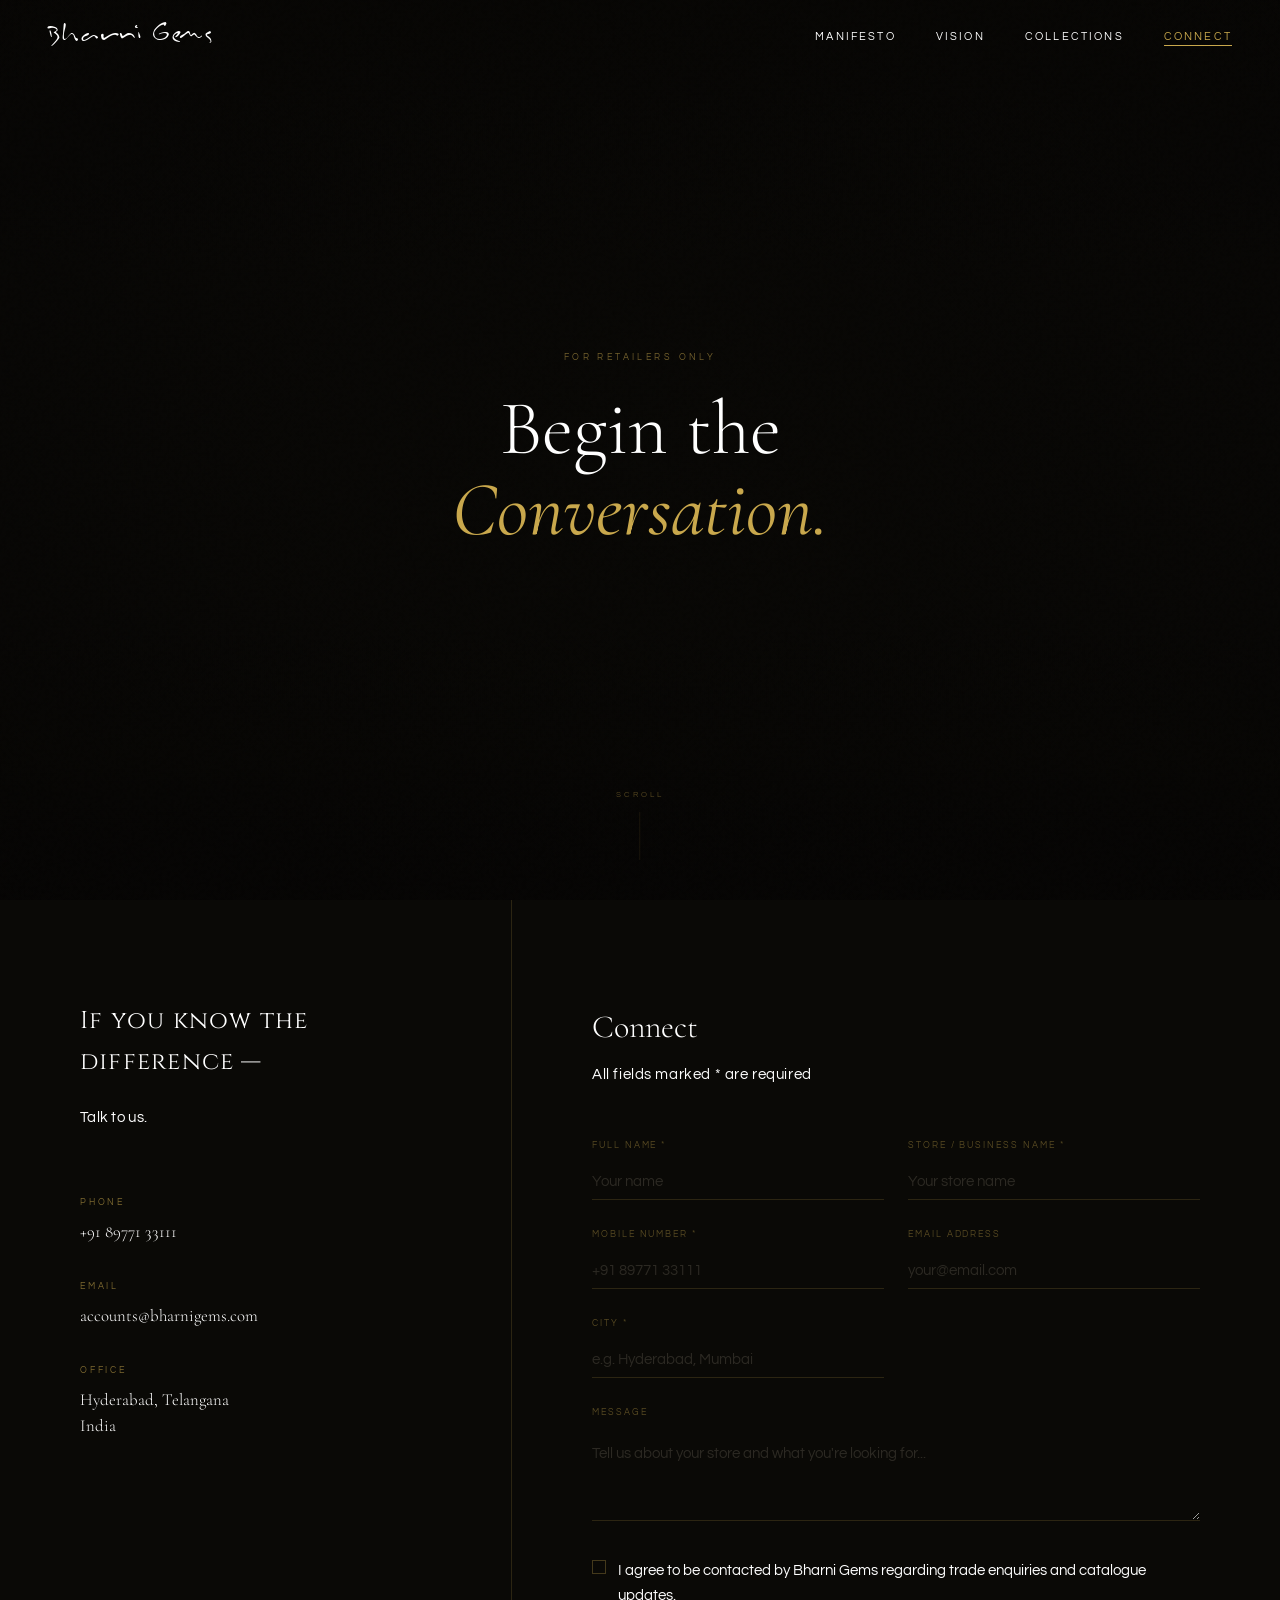
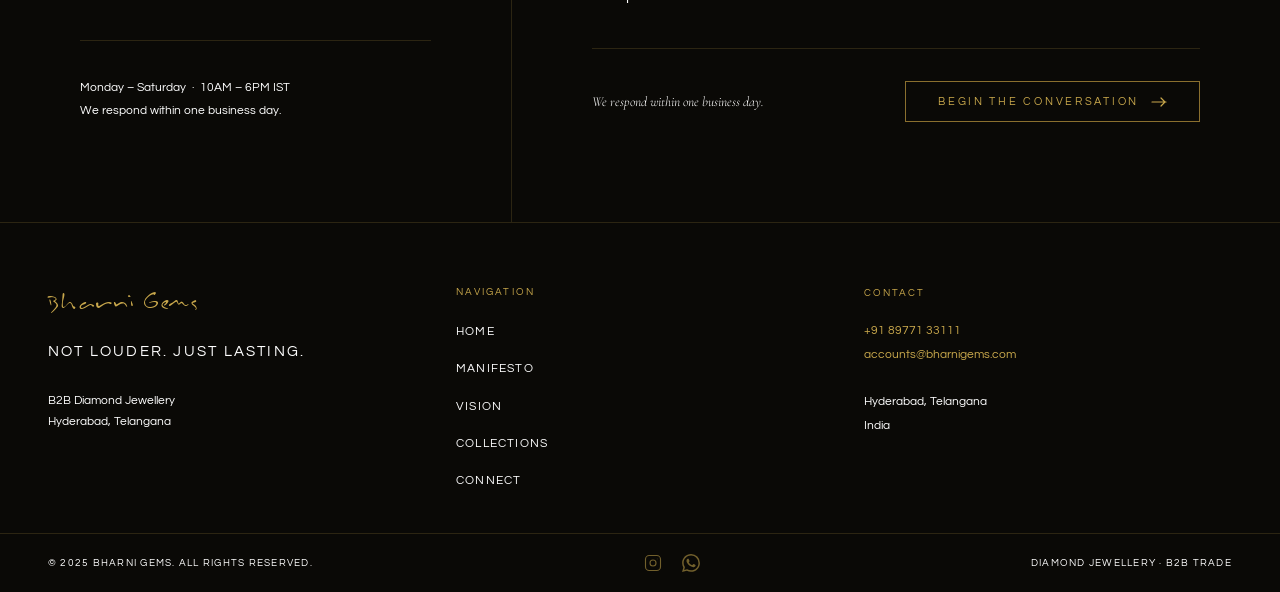
<file: pages/contact.html>
<!DOCTYPE html>
<html lang="en">
<head>
  <meta charset="UTF-8">
  <meta name="viewport" content="width=device-width, initial-scale=1.0">
  <title>Connect — Bharni Gems | B2B Diamond Jewellery Hyderabad</title>
  <meta name="description" content="Interested in stocking Bharni Gems? Reach out for trade pricing, catalogues and partnership terms. B2B diamond jewellery from Hyderabad.">
  <meta name="keywords" content="B2B diamond jewellery Hyderabad, diamond jewellery manufacturer India, wholesale diamond jewellery, diamond rings, necklaces bangles earrings pendants tanmaniya">
  <meta name="robots" content="index, follow">
  <link rel="canonical" href="https://www.bharnigems.com/pages/contact.html">
  <meta property="og:type" content="website">
  <meta property="og:url" content="https://www.bharnigems.com/pages/contact.html">
  <meta property="og:title" content="Connect — Bharni Gems | B2B Diamond Jewellery Hyderabad">
  <meta property="og:description" content="Interested in stocking Bharni Gems? Reach out for trade pricing, catalogues and partnership terms. B2B diamond jewellery from Hyderabad.">
  <meta property="og:image" content="https://www.bharnigems.com/assets/images/og-image.jpg">
  <meta property="og:site_name" content="Bharni Gems">
  <meta name="twitter:card" content="summary_large_image">
  <meta name="twitter:title" content="Connect — Bharni Gems | B2B Diamond Jewellery Hyderabad">
  <meta name="twitter:description" content="Interested in stocking Bharni Gems? Reach out for trade pricing, catalogues and partnership terms. B2B diamond jewellery from Hyderabad.">
  <link rel="stylesheet" href="../assets/css/global.css">
  <style>

    /* ── Video Hero ───────────────────────────────────────── */
    .contact-hero {
      position: relative;
      height: 100vh;
      overflow: hidden;
      display: flex;
      align-items: center;
      justify-content: center;
    }

    .contact-hero__video {
      position: absolute;
      inset: 0;
      width: 100%;
      height: 100%;
      object-fit: cover;
      z-index: 0;
    }

    .contact-hero__overlay {
      position: absolute;
      inset: 0;
      z-index: 1;
      background:
        radial-gradient(ellipse 100% 100% at 50% 50%,
          rgba(5,4,3,0.3) 0%,
          rgba(5,4,3,0.65) 100%
        ),
        linear-gradient(to bottom,
          rgba(5,4,3,0.5) 0%,
          rgba(5,4,3,0.2) 30%,
          rgba(5,4,3,0.2) 70%,
          rgba(5,4,3,0.85) 100%
        );
    }

    .contact-hero__content {
      position: relative;
      z-index: 2;
      text-align: center;
      padding: 0 40px;
      opacity: 0;
      animation: fadeIn 1.6s ease 0.8s forwards;
    }

    .contact-hero__label {
      font-size: 0.56rem;
      letter-spacing: 0.38em;
      text-transform: uppercase;
      color: rgba(201,168,76,0.55);
      display: block;
      margin-bottom: 24px;
    }

    .contact-hero__title {
      font-family: var(--font-display);
      font-size: clamp(2.8rem, 6vw, 5.5rem);
      font-weight: 300;
      color: var(--champagne);
      line-height: 1.05;
    }

    .contact-hero__title em {
      color: var(--gold-light);
      font-style: italic;
    }

    /* Scroll indicator */
    .contact-hero__scroll {
      position: absolute;
      bottom: 40px;
      left: 50%;
      transform: translateX(-50%);
      z-index: 3;
      display: flex;
      flex-direction: column;
      align-items: center;
      gap: 10px;
      opacity: 0;
      animation: fadeIn 1s ease 2.5s forwards;
    }

    .contact-hero__scroll-text {
      font-size: 0.52rem;
      letter-spacing: 0.35em;
      text-transform: uppercase;
      color: rgba(201,168,76,0.4);
    }

    .contact-hero__scroll-track {
      width: 1px;
      height: 48px;
      background: rgba(201,168,76,0.1);
      position: relative;
      overflow: hidden;
    }

    .contact-hero__scroll-thumb {
      position: absolute;
      top: -50%; left: 0;
      width: 100%; height: 50%;
      background: var(--gold);
      animation: scrollThumb 2s ease-in-out 3s infinite;
    }

    /* ── Marquee ──────────────────────────────────────────── */




    /* ── Contact Body ─────────────────────────────────────── */
    .contact-body {
      display: grid;
      grid-template-columns: 1fr 1.5fr;
      min-height: 80vh;
    }

    /* Left panel */
    .contact-info {
      padding: 100px 80px;
      border-right: 1px solid var(--line);
      display: flex;
      flex-direction: column;
      justify-content: space-between;
    }

    .contact-info__statement {
      font-family: var(--font-statement);
      font-size: clamp(1.2rem, 1.9vw, 1.6rem);
      font-weight: 400;
      letter-spacing: 0.05em;
      color: var(--champagne-2);
      line-height: 1.7;
      margin-bottom: 64px;
    }
    .contact-info__statement .quiet {
      display: block;
      font-family: var(--font-body);
      font-style: normal;
      font-size: 0.92rem;
      letter-spacing: 0.02em;
      line-height: 2;
      color: #ffffff;
      margin-top: 20px;
    }

    .contact-info__statement em {
      color: var(--gold-light);
      font-style: italic;
    }

    .contact-detail {
      margin-bottom: 36px;
    }

    .contact-detail__label {
      font-size: 0.55rem;
      letter-spacing: 0.32em;
      text-transform: uppercase;
      color: var(--gold);
      opacity: 0.6;
      display: block;
      margin-bottom: 8px;
    }

    .contact-detail__value {
      font-family: var(--font-display);
      font-size: 1.05rem;
      color: var(--champagne);
      line-height: 1.5;
    }

    .contact-detail__value a {
      transition: color 0.2s;
    }

    .contact-detail__value a:hover { color: var(--gold-light); }

    .contact-info__hours {
      padding-top: 36px;
      border-top: 1px solid var(--line);
      margin-top: 40px;
    }

    .contact-info__hours p {
      font-size: 0.75rem;
      color: #ffffff;
      line-height: 1.9;
    }

    /* Right panel — form */
    .contact-form-wrap {
      padding: 100px 80px;
    }

    .contact-form__heading {
      font-family: var(--font-display);
      font-size: clamp(1.4rem, 2.5vw, 2rem);
      font-weight: 300;
      color: var(--champagne);
      margin-bottom: 8px;
    }

    .contact-form__sub {
      font-size: 0.92rem;
      color: #ffffff;
      margin-bottom: 52px;
      letter-spacing: 0.04em;
    }

    .form-group { margin-bottom: 28px; }

    .form-row {
      display: grid;
      grid-template-columns: 1fr 1fr;
      gap: 24px;
    }

    .form-label {
      display: block;
      font-size: 0.55rem;
      letter-spacing: 0.22em;
      text-transform: uppercase;
      color: rgba(201,168,76,0.4);
      margin-bottom: 10px;
    }

    .form-input,
    .form-select,
    .form-textarea {
      width: 100%;
      background: transparent;
      border: none;
      border-bottom: 1px solid var(--line);
      padding: 10px 0;
      font-family: var(--font-body);
      font-size: 0.92rem;
      font-weight: 300;
      color: var(--champagne);
      outline: none;
      transition: border-color 0.3s;
      appearance: none;
      -webkit-appearance: none;
    }

    .form-input::placeholder,
    .form-textarea::placeholder { color: rgba(240,230,200,0.15); }

    .form-input:focus,
    .form-select:focus,
    .form-textarea:focus { border-bottom-color: var(--gold); }

    .form-select {
      cursor: pointer;
      background-image: url("data:image/svg+xml,%3Csvg width='12' height='8' viewBox='0 0 12 8' fill='none' xmlns='http://www.w3.org/2000/svg'%3E%3Cpath d='M1 1l5 5 5-5' stroke='%238a6f2e' stroke-width='1.2' stroke-linecap='round'/%3E%3C/svg%3E");
      background-repeat: no-repeat;
      background-position: right 4px center;
      padding-right: 24px;
    }

    .form-select option { background: var(--obsidian); color: var(--champagne); }

    .form-textarea {
      resize: vertical;
      min-height: 90px;
      line-height: 1.7;
    }

    .form-check {
      display: flex;
      align-items: flex-start;
      gap: 12px;
      margin-bottom: 32px;
    }

    .form-check input[type="checkbox"] {
      appearance: none;
      width: 14px; height: 14px;
      border: 1px solid rgba(201,168,76,0.3);
      flex-shrink: 0;
      margin-top: 2px;
      cursor: pointer;
      position: relative;
      transition: background 0.2s;
    }

    .form-check input[type="checkbox"]:checked {
      background: var(--gold);
      border-color: var(--gold);
    }

    .form-check input[type="checkbox"]:checked::after {
      content: '';
      position: absolute;
      top: 1px; left: 4px;
      width: 4px; height: 7px;
      border: 1.5px solid var(--black);
      border-top: none;
      border-left: none;
      transform: rotate(45deg);
    }

    .form-check label {
      font-size: 0.92rem;
      color: #ffffff;
      line-height: 1.7;
      cursor: pointer;
    }

    .form-submit {
      display: flex;
      align-items: center;
      justify-content: space-between;
      margin-top: 40px;
      padding-top: 32px;
      border-top: 1px solid var(--line);
    }

    .form-submit__note {
      font-family: var(--font-display);
      font-size: 0.85rem;
      font-style: italic;
      color: #ffffff;
      max-width: 200px;
      line-height: 1.6;
    }

    .form-success {
      display: none;
      text-align: center;
      padding: 80px 0;
    }

    .form-success__icon {
      width: 48px; height: 48px;
      border: 1px solid var(--gold);
      transform: rotate(45deg);
      margin: 0 auto 28px;
    }

    .form-success h3 {
      font-family: var(--font-display);
      font-size: 1.5rem;
      font-weight: 400;
      color: var(--champagne);
      margin-bottom: 12px;
    }

    .form-success p {
      font-size: 0.82rem;
      color: #ffffff;
    }

    /* ── Keyframes ────────────────────────────────────────── */
    @keyframes fadeIn {
      from { opacity: 0; }
      to   { opacity: 1; }
    }

    @keyframes scrollThumb {
      0%   { top: -50%; }
      100% { top: 100%; }
    }

    /* ── Responsive ───────────────────────────────────────── */

    @media (max-width: 768px) {
      .contact-hero  { padding: 80px 20px 48px; min-height: auto; }
      .contact-body  { padding: 0 20px 72px; }
      .contact-form  { padding: 40px 20px; }
      .form-grid     { grid-template-columns: 1fr; }
      .contact-info  { grid-template-columns: 1fr; gap: 24px; }
    }

    @media (max-width: 430px) {
      .contact-hero  { padding: 64px 16px 36px; }
      .contact-body  { padding: 0 16px 56px; }
      .contact-form  { padding: 32px 16px; }
    }
  </style>
</head>
<body>

  <nav class="nav">
    <a class="nav__logo" href="../index.html"><span style="font-family:var(--font-brand);font-size:1.8rem;font-weight:normal;letter-spacing:0.02em">Bharni Gems</span></a>
    <ul class="nav__links" id="navLinks">
      <li><a href="manifesto.html">Manifesto</a></li>
      <li><a href="vision.html">Vision</a></li>
      <li><a href="collections.html">Collections</a></li>
      <li><a href="contact.html" class="active">Connect</a></li>
    </ul>
    <button class="nav__hamburger" id="navHamburger" aria-label="Menu"><span></span><span></span><span></span></button>
  </nav>

  <!-- ── Video Hero ──────────────────────────────────────── -->
  <section class="contact-hero" id="contactHero">
    <video class="contact-hero__video" id="heroVideo" muted playsinline>
      <source src="../assets/videos/contact_hero.mp4" type="video/mp4">
    </video>
    <div class="contact-hero__overlay"></div>

    <div class="contact-hero__content">
      <span class="contact-hero__label">For Retailers Only</span>
      <h1 class="contact-hero__title">
        Begin the<br><em>Conversation.</em>
      </h1>
    </div>

    <div class="contact-hero__scroll">
      <span class="contact-hero__scroll-text">Scroll</span>
      <div class="contact-hero__scroll-track">
        <div class="contact-hero__scroll-thumb"></div>
      </div>
    </div>
  </section>

  <!-- ── Marquee ─────────────────────────────────────────── -->
  <!-- ── Contact Body ────────────────────────────────────── -->
  <div class="contact-body">

    <aside class="contact-info reveal">
      <div>
        <p class="contact-info__statement">
          If you know the difference —
          <span class="quiet">Talk to us.</span>
        </p>

        <div class="contact-detail">
          <span class="contact-detail__label">Phone</span>
          <div class="contact-detail__value">
            <a href="tel:+918977133111">+91 89771 33111</a>
          </div>
        </div>

        <div class="contact-detail">
          <span class="contact-detail__label">Email</span>
          <div class="contact-detail__value">
            <a href="mailto:accounts@bharnigems.com">accounts@bharnigems.com</a>
          </div>
        </div>

        <div class="contact-detail">
          <span class="contact-detail__label">Office</span>
          <div class="contact-detail__value">
            Hyderabad, Telangana<br>India
          </div>
        </div>
      </div>

      <div class="contact-info__hours">
        <p>
          Monday – Saturday &nbsp;·&nbsp; 10AM – 6PM IST<br>
          We respond within one business day.
        </p>
      </div>
    </aside>

    <div class="contact-form-wrap reveal reveal-delay-1">
      <h2 class="contact-form__heading">Connect</h2>
      <p class="contact-form__sub">All fields marked * are required</p>

      <form id="contactForm" onsubmit="handleSubmit(event)">

        <div class="form-row">
          <div class="form-group">
            <label class="form-label" for="name">Full Name *</label>
            <input class="form-input" type="text" id="name" name="name" placeholder="Your name" required>
          </div>
          <div class="form-group">
            <label class="form-label" for="store">Store / Business Name *</label>
            <input class="form-input" type="text" id="store" name="store" placeholder="Your store name" required>
          </div>
        </div>

        <div class="form-row">
          <div class="form-group">
            <label class="form-label" for="phone">Mobile Number *</label>
            <input class="form-input" type="tel" id="phone" name="phone" placeholder="+91 89771 33111" required>
          </div>
          <div class="form-group">
            <label class="form-label" for="email">Email Address</label>
            <input class="form-input" type="email" id="email" name="email" placeholder="your@email.com">
          </div>
        </div>

        <div class="form-row">
          <div class="form-group">
            <label class="form-label" for="city">City *</label>
            <input class="form-input" type="text" id="city" name="city" placeholder="e.g. Hyderabad, Mumbai" required>
          </div>
        </div>

        <div class="form-group">
          <label class="form-label" for="message">Message</label>
          <textarea class="form-textarea" id="message" name="message" placeholder="Tell us about your store and what you're looking for..."></textarea>
        </div>

        <div class="form-check">
          <input type="checkbox" id="consent" name="consent" required>
          <label for="consent">I agree to be contacted by Bharni Gems regarding trade enquiries and catalogue updates.</label>
        </div>

        <div class="form-submit">
          <p class="form-submit__note">We respond within one business day.</p>
          <button type="submit" class="btn">
            <span>Begin the Conversation</span>
            <svg width="16" height="10" viewBox="0 0 16 10" fill="none">
              <path d="M1 5h14M10 1l4 4-4 4" stroke="currentColor" stroke-width="1.2" stroke-linecap="round"/>
            </svg>
          </button>
        </div>

      </form>

      <div class="form-success" id="formSuccess">
        <div class="form-success__icon"></div>
        <h3>Enquiry Received</h3>
        <p>Thank you. We'll be in touch within one business day.</p>
      </div>
    </div>

  </div>

  <footer>
    <div class="footer">
      <div>
        <div class="footer__brand" style="font-family:var(--font-brand);font-size:1.6rem;font-weight:normal;letter-spacing:0.03em;text-transform:none">Bharni Gems</div>
        <div class="footer__tagline">Not Louder. Just Lasting.</div>
        <br>
        <p style="font-size:0.72rem;color:#ffffff;line-height:1.8">B2B Diamond Jewellery<br>Hyderabad, Telangana</p>
      </div>
      <div>
        <p style="font-size:0.65rem;letter-spacing:0.2em;text-transform:uppercase;color:var(--gold);margin-bottom:16px;">Navigation</p>
        <ul class="footer__links">
          <li><a href="../index.html">Home</a></li>
          <li><a href="manifesto.html">Manifesto</a></li>
          <li><a href="vision.html">Vision</a></li>
          <li><a href="collections.html">Collections</a></li>
          <li><a href="contact.html">Connect</a></li>
        </ul>
      </div>
      <div class="footer__contact">
        <p style="font-size:0.65rem;letter-spacing:0.2em;text-transform:uppercase;color:var(--gold);margin-bottom:16px;">Contact</p>
        <p>
          <a href="tel:+918977133111">+91 89771 33111</a><br>
          <a href="mailto:accounts@bharnigems.com">accounts@bharnigems.com</a><br><br>
          Hyderabad, Telangana<br>India
        </p>
      </div>
    </div>
    <div class="footer__bottom">
      <p>© 2025 Bharni Gems. All rights reserved.</p>
      <div class="footer__social">
        <a href="https://www.instagram.com/bharni.gems?igsh=OGlmN3N3a3o3ZjUx" target="_blank" rel="noopener" aria-label="Instagram" class="footer__social-link">
          <svg width="18" height="18" viewBox="0 0 24 24" fill="none" stroke="currentColor" stroke-width="1.5" stroke-linecap="round" stroke-linejoin="round"><rect x="2" y="2" width="20" height="20" rx="5" ry="5"/><circle cx="12" cy="12" r="4"/><circle cx="17.5" cy="6.5" r="0.5" fill="currentColor" stroke="none"/></svg>
        </a>
        <a href="https://wa.me/918977133111" target="_blank" rel="noopener" aria-label="WhatsApp" class="footer__social-link">
          <svg width="18" height="18" viewBox="0 0 24 24" fill="currentColor"><path d="M17.472 14.382c-.297-.149-1.758-.867-2.03-.967-.273-.099-.471-.148-.67.15-.197.297-.767.966-.94 1.164-.173.199-.347.223-.644.075-.297-.15-1.255-.463-2.39-1.475-.883-.788-1.48-1.761-1.653-2.059-.173-.297-.018-.458.13-.606.134-.133.298-.347.446-.52.149-.174.198-.298.298-.497.099-.198.05-.371-.025-.52-.075-.149-.669-1.612-.916-2.207-.242-.579-.487-.5-.669-.51-.173-.008-.371-.01-.57-.01-.198 0-.52.074-.792.372-.272.297-1.04 1.016-1.04 2.479 0 1.462 1.065 2.875 1.213 3.074.149.198 2.096 3.2 5.077 4.487.709.306 1.262.489 1.694.625.712.227 1.36.195 1.871.118.571-.085 1.758-.719 2.006-1.413.248-.694.248-1.289.173-1.413-.074-.124-.272-.198-.57-.347m-5.421 7.403h-.004a9.87 9.87 0 01-5.031-1.378l-.361-.214-3.741.982.998-3.648-.235-.374a9.86 9.86 0 01-1.51-5.26c.001-5.45 4.436-9.884 9.888-9.884 2.64 0 5.122 1.03 6.988 2.898a9.825 9.825 0 012.893 6.994c-.003 5.45-4.437 9.884-9.885 9.884m8.413-18.297A11.815 11.815 0 0012.05 0C5.495 0 .16 5.335.157 11.892c0 2.096.547 4.142 1.588 5.945L.057 24l6.305-1.654a11.882 11.882 0 005.683 1.448h.005c6.554 0 11.89-5.335 11.893-11.893a11.821 11.821 0 00-3.48-8.413z"/></svg>
        </a>
      </div>
      <p>Diamond Jewellery · B2B Trade</p>
    </div>
  </footer>

  <script src="../assets/js/main.js"></script>
  <script>
    const video = document.getElementById('heroVideo');

    video.play();

    video.addEventListener('ended', () => {
      const marquee = document.querySelector('.marquee-strip');
      if (marquee) {
        marquee.scrollIntoView({ behavior: 'smooth', block: 'start' });
      }
    });

    function handleSubmit(e) {
      e.preventDefault();
      document.getElementById('contactForm').style.display = 'none';
      document.getElementById('formSuccess').style.display = 'block';
    }
  </script>
</body>
</html>
</file>
<file: assets/css/global.css>
@import url('https://fonts.googleapis.com/css2?family=Cormorant+Garamond:ital,wght@0,300;0,400;0,500;0,600;1,300;1,400&family=Questrial&family=Montserrat:wght@300;400;500&family=Cinzel:wght@400;500&family=Italiana&display=swap');

/* Inkburrow font */
@font-face {
  font-family: 'Inkburrow';
  src: url('../fonts/Inkburro.woff2') format('woff2'),
       url('../fonts/Inkburro.woff')  format('woff'),
       url('../fonts/Inkburro.ttf')   format('truetype');
  font-weight: normal;
  font-style: normal;
  font-display: swap;
}

/* ── Design Tokens ─────────────────────────────────────────── */
:root {
  --black:       #0a0906;
  --obsidian:    #111009;
  --obsidian-2:  #1a1814;
  --obsidian-3:  #242118;
  --gold:        #c9a84c;
  --gold-light:  #c9a84c;
  --gold-dim:    #8a6f2e;
  --champagne:   #ffffff;
  --champagne-2: #ffffff;
  --white:       #ffffff;
  --muted:       #ffffff;
  --line:        rgba(201,168,76,0.18);

  --font-display: 'Cormorant Garamond', Georgia, serif;
  --font-body:    'Questrial', 'Montserrat', sans-serif;
  --font-brand:   'Inkburrow', 'Cormorant Garamond', Georgia, serif;
  --font-statement: 'Cinzel', 'Cormorant Garamond', Georgia, serif;
  --font-label:   'Italiana', 'Cormorant Garamond', serif;

  /* ── Editorial type scale ──
     Three tiers per page:
     statement = the ~10 sentences a reader must not miss
     reading   = secondary sentences
     whisper   = everything else                            */
  --ts-statement-lg: clamp(1.6rem, 3vw, 2.6rem);     /* ≈ 26–42px */
  --ts-statement:    clamp(1.2rem, 2.1vw, 1.8rem);   /* ≈ 19–29px */
  --ts-reading:      0.9rem;                          /* ≈ 14px    */
  --ts-whisper:      0.76rem;                         /* ≈ 12px    */
  --ts-micro:        0.58rem;                         /* ≈ 9px     */

  --nav-h: 72px;
  --section-gap: 120px;
  --ease-out: cubic-bezier(0.16, 1, 0.3, 1);
}

/* ── Reset ──────────────────────────────────────────────────── */
*, *::before, *::after { box-sizing: border-box; margin: 0; padding: 0; }

html { scroll-behavior: smooth; font-size: 16px; }

body {
  background: var(--black);
  color: var(--champagne);
  font-family: var(--font-body);
  font-weight: 300;
  line-height: 1.7;
  -webkit-font-smoothing: antialiased;
  overflow-x: hidden;
}

img { display: block; max-width: 100%; }
a  { color: inherit; text-decoration: none; }

/* ── Scrollbar ─────────────────────────────────────────────── */
::-webkit-scrollbar { width: 4px; }
::-webkit-scrollbar-track { background: var(--black); }
::-webkit-scrollbar-thumb { background: var(--gold-dim); border-radius: 2px; }

/* ── Selection ─────────────────────────────────────────────── */
::selection { background: var(--gold-dim); color: var(--black); }

/* ── Noise texture overlay ─────────────────────────────────── */
body::before {
  content: '';
  position: fixed;
  inset: 0;
  background-image: url("data:image/svg+xml,%3Csvg viewBox='0 0 256 256' xmlns='http://www.w3.org/2000/svg'%3E%3Cfilter id='noise'%3E%3CfeTurbulence type='fractalNoise' baseFrequency='0.9' numOctaves='4' stitchTiles='stitch'/%3E%3C/filter%3E%3Crect width='100%25' height='100%25' filter='url(%23noise)' opacity='0.035'/%3E%3C/svg%3E");
  pointer-events: none;
  z-index: 9999;
  opacity: 0.4;
}

/* ── Navigation ─────────────────────────────────────────────── */
.nav {
  position: fixed;
  top: 0; left: 0; right: 0;
  height: var(--nav-h);
  display: flex;
  align-items: center;
  justify-content: space-between;
  padding: 0 48px;
  z-index: 100;
  transition: background 0.4s var(--ease-out), border-color 0.4s;
  border-bottom: 1px solid transparent;
}

.nav.scrolled {
  background: rgba(10, 9, 6, 0.92);
  backdrop-filter: blur(16px);
  border-color: var(--line);
}

.nav__logo {
  font-family: var(--font-brand);
  font-size: 1.98rem;
  font-weight: normal;
  letter-spacing: 0.05em;
  color: #ffffff;
  text-transform: none;
  transition: color 0.3s ease;
}
.nav__logo span { color: inherit; transition: color 0.3s ease; }
.nav__logo:hover,
.nav__logo:hover span { color: var(--gold); }

.nav__logo span {
  color: var(--champagne-2);
  font-weight: 300;
}

.nav__links {
  display: flex;
  gap: 40px;
  list-style: none;
}

.nav__links a {
  font-family: var(--font-body);
  font-size: 0.68rem;
  font-weight: 400;
  letter-spacing: 0.2em;
  text-transform: uppercase;
  color: var(--champagne-2);
  position: relative;
  padding-bottom: 4px;
  transition: color 0.3s;
}

.nav__links a::after {
  content: '';
  position: absolute;
  bottom: 0; left: 0;
  width: 0; height: 1px;
  background: var(--gold);
  transition: width 0.3s var(--ease-out);
}

.nav__links a:hover { color: var(--gold-light); }
.nav__links a:hover::after,
.nav__links a.active::after { width: 100%; }
.nav__links a.active { color: var(--gold-light); }

.nav__menu {
  display: none;
  flex-direction: column;
  justify-content: center;
  gap: 5px;
  width: 32px;
  height: 32px;
  background: none;
  border: none;
  cursor: pointer;
  padding: 0;
}

.nav__menu span {
  display: block;
  width: 22px;
  height: 1px;
  background: var(--champagne);
  transition: 0.3s;
}

@media (max-width: 768px) {
  .nav__menu { display: flex; }
}

/* ── Gold divider line ──────────────────────────────────────── */
.divider {
  display: flex;
  align-items: center;
  gap: 16px;
  margin: 32px 0;
}
.divider::before,
.divider::after {
  content: '';
  flex: 1;
  height: 1px;
  background: linear-gradient(90deg, transparent, var(--gold-dim), transparent);
}
.divider__diamond {
  width: 6px; height: 6px;
  background: var(--gold);
  transform: rotate(45deg);
  flex-shrink: 0;
}

/* ── Section label ───────────────────────────────────────────── */
.section-label {
  font-family: var(--font-label);
  font-size: 0.78rem;
  font-weight: 400;
  letter-spacing: 0.42em;
  text-transform: uppercase;
  color: var(--gold);
  display: block;
  margin-bottom: 20px;
}

/* ── Uniform section header spacing ─────────────────────────── */
.section-label { margin-bottom: 16px; }
.section-label + h1,
.section-label + h2,
.section-label + h3 { margin-top: 0; margin-bottom: 24px; }
h1 + p, h2 + p, h3 + p,
.display-1 + p, .display-2 + p, .display-3 + p { margin-top: 0; }

/* ── Display headings ───────────────────────────────────────── */
.display-1 {
  font-family: var(--font-display);
  font-size: clamp(3rem, 7vw, 6rem);
  font-weight: 300;
  line-height: 1.05;
  letter-spacing: -0.01em;
  color: var(--champagne);
}
.display-2 {
  font-family: var(--font-display);
  font-size: clamp(2rem, 4vw, 3.5rem);
  font-weight: 300;
  line-height: 1.15;
  color: var(--champagne);
}
.display-3 {
  font-family: var(--font-display);
  font-size: clamp(1.4rem, 2.5vw, 2rem);
  font-weight: 400;
  line-height: 1.3;
  color: var(--champagne);
}

em { font-style: normal; color: var(--gold); font-weight: 400; }

/* ── Body text ──────────────────────────────────────────────── */
.body-text {
  font-size: 0.92rem;
  letter-spacing: 0.02em;
  line-height: 2;
  color: #ffffff;
  max-width: 480px;
}

/* ── Editorial hierarchy classes ───────────────────────────── */
/* The sentence the reader must not miss */
.t-statement {
  font-family: var(--font-statement);
  font-size: var(--ts-statement);
  font-weight: 400;
  line-height: 1.65;
  letter-spacing: 0.05em;
  color: var(--champagne);
  max-width: 34ch;
  margin: 36px 0 28px;
}
.t-statement--lg {
  font-size: var(--ts-statement-lg);
  line-height: 1.5;
  max-width: 28ch;
}
.t-statement em,
.t-statement .t-gold {
  color: var(--gold);
  font-style: normal;
}
.t-statement--center { margin-left: auto; margin-right: auto; text-align: center; }

/* Quiet supporting text the reader can skim or skip */
.t-whisper {
  font-family: var(--font-body);
  font-size: 0.92rem;
  font-weight: 300;
  letter-spacing: 0.02em;
  line-height: 2.05;
  color: #ffffff;
  max-width: 54ch;
}
.t-whisper + .t-whisper { margin-top: 14px; }

/* Tiny tracked caption */
.t-micro {
  font-family: var(--font-body);
  font-size: var(--ts-micro);
  font-weight: 400;
  letter-spacing: 0.3em;
  text-transform: uppercase;
  color: rgba(201,168,76,0.55);
}

/* ── Gold CTA button ────────────────────────────────────────── */
.btn {
  display: inline-flex;
  align-items: center;
  gap: 12px;
  font-family: var(--font-body);
  font-size: 0.68rem;
  font-weight: 400;
  letter-spacing: 0.25em;
  text-transform: uppercase;
  color: var(--gold);
  border: 1px solid var(--gold-dim);
  padding: 14px 32px;
  position: relative;
  overflow: hidden;
  transition: color 0.35s, border-color 0.35s;
  cursor: pointer;
  background: transparent;
}

.btn::before {
  content: '';
  position: absolute;
  inset: 0;
  background: var(--gold);
  transform: scaleX(0);
  transform-origin: left;
  transition: transform 0.35s var(--ease-out);
}

.btn:hover { color: var(--black); border-color: var(--gold); }
.btn:hover::before { transform: scaleX(1); }
.btn span { position: relative; z-index: 1; }
.btn svg  { position: relative; z-index: 1; transition: transform 0.3s; }
.btn:hover svg { transform: translateX(4px); }

/* ── Fade-in on scroll ──────────────────────────────────────── */
.reveal {
  opacity: 0;
  transform: translateY(28px);
  transition: opacity 0.8s var(--ease-out), transform 0.8s var(--ease-out);
}
.reveal.visible {
  opacity: 1;
  transform: none;
}
.reveal-delay-1.visible { transition-delay: 0.12s; }
.reveal-delay-2.visible { transition-delay: 0.24s; }
.reveal-delay-3.visible { transition-delay: 0.38s; }
.reveal-delay-4.visible { transition-delay: 0.52s; }

/* ── Footer ──────────────────────────────────────────────────── */
.footer {
  border-top: 1px solid var(--line);
  padding: 60px 48px 40px;
  display: grid;
  grid-template-columns: 1fr 1fr 1fr;
  gap: 40px;
  align-items: start;
}

.footer__brand {
  font-family: var(--font-display);
  font-size: 1.2rem;
  letter-spacing: 0.15em;
  color: var(--gold-light);
  text-transform: uppercase;
  margin-bottom: 12px;
}

.footer__tagline {
  font-size: 0.92rem;
  letter-spacing: 0.15em;
  color: var(--muted);
  text-transform: uppercase;
}

.footer__links {
  list-style: none;
  display: flex;
  flex-direction: column;
  gap: 10px;
}

.footer__links a {
  font-size: 0.75rem;
  letter-spacing: 0.1em;
  color: var(--champagne-2);
  text-transform: uppercase;
  transition: color 0.2s;
}
.footer__links a:hover { color: var(--gold-light); }

.footer__contact p {
  font-size: 0.78rem;
  color: var(--muted);
  line-height: 1.9;
}

.footer__contact a {
  color: var(--gold);
  transition: color 0.2s;
}
.footer__contact a:hover { color: var(--gold-light); }

.footer__bottom {
  border-top: 1px solid var(--line);
  padding: 20px 48px;
  display: flex;
  justify-content: space-between;
  align-items: center;
}

.footer__bottom p {
  font-size: 0.65rem;
  letter-spacing: 0.12em;
  color: var(--muted);
  text-transform: uppercase;
}

.footer__social {
  display: flex;
  gap: 20px;
  align-items: center;
}

.footer__social-link {
  color: rgba(201,168,76,0.55);
  transition: color 0.3s ease;
  display: flex;
  align-items: center;
}

.footer__social-link:hover { color: var(--gold); }

/* ── Hamburger menu ────────────────────────────────────────── */
.nav__hamburger {
  display: none;
  flex-direction: column;
  gap: 5px;
  background: none;
  border: none;
  cursor: pointer;
  padding: 8px;
  z-index: 1001;
}
.nav__hamburger span {
  display: block;
  width: 24px;
  height: 1px;
  background: var(--champagne);
  transition: all 0.3s ease;
  transform-origin: center;
}
.nav__hamburger.open span:nth-child(1) { transform: translateY(6px) rotate(45deg); }
.nav__hamburger.open span:nth-child(2) { opacity: 0; }
.nav__hamburger.open span:nth-child(3) { transform: translateY(-6px) rotate(-45deg); }

@media (max-width: 768px) {
  .nav__hamburger { display: flex; }
  .nav__links {
    position: fixed;
    top: 0; left: 0; right: 0; bottom: 0;
    background: rgba(10,9,6,0.98);
    flex-direction: column;
    align-items: center;
    justify-content: center;
    gap: 40px;
    opacity: 0;
    pointer-events: none;
    transition: opacity 0.4s ease;
    z-index: 1000;
    display: flex !important;
  }
  .nav__links.open { opacity: 1; pointer-events: all; }
  .nav__links a {
    font-size: 1.2rem;
    letter-spacing: 0.2em;
  }
}
.video-bg {
  position: absolute;
  inset: 0;
  width: 100%; height: 100%;
  object-fit: cover;
  opacity: 0.35;
}

.hero__video {
  position: absolute;
  inset: 0;
  width: 100%; height: 100%;
  object-fit: cover;
  opacity: 1;
  z-index: 1;
}

/* ── Page header (for inner pages) ─────────────────────────── */
.page-hero {
  height: 38vh;
  min-height: 280px;
  display: flex;
  align-items: flex-end;
  padding: 0 80px 52px;
  position: relative;
  overflow: hidden;
  border-bottom: 1px solid var(--line);
}

.page-hero__bg {
  position: absolute;
  inset: 0;
  background: linear-gradient(135deg, var(--obsidian) 0%, var(--obsidian-3) 100%);
}

.page-hero__bg::after {
  content: '';
  position: absolute;
  bottom: 0; left: 0; right: 0;
  height: 60%;
  background: linear-gradient(to top, var(--black), transparent);
}

.page-hero__number {
  position: absolute;
  right: 80px; top: 50%;
  transform: translateY(-50%);
  font-family: var(--font-display);
  font-size: clamp(6rem, 14vw, 12rem);
  font-weight: 300;
  color: rgba(201, 168, 76, 0.06);
  line-height: 1;
  pointer-events: none;
  user-select: none;
}

/* ── Horizontal gold rule ────────────────────────────────────── */
.gold-rule {
  width: 48px;
  height: 1px;
  background: var(--gold);
  margin: 24px 0;
}

/* ── Responsive ─────────────────────────────────────────────── */
@media (max-width: 768px) {
  .nav { padding: 0 24px; }
  .nav__links { gap: 20px; }
  .nav__links a { font-size: 0.6rem; letter-spacing: 0.12em; }

  .footer {
    grid-template-columns: 1fr;
    padding: 48px 24px 32px;
    gap: 32px;
  }
  .footer__bottom { padding: 16px 24px; flex-direction: column; gap: 8px; }
  .page-hero { padding: 0 24px 40px; }
}


/* ── Mobile Optimisation (≤768px) ──────────────────────────── */
@media (max-width: 768px) {

  /* Typography scale down */
  :root {
    --ts-statement-lg: clamp(1.5rem, 6vw, 2.2rem);
    --ts-statement:    clamp(1.15rem, 4.5vw, 1.6rem);
  }

  /* Nav */
  .nav { padding: 0 20px; }
  .nav__logo { font-size: 1.1rem; }
  .nav__links { display: none; }

  /* Hero */
  .hero__tagline { font-size: 0.62rem; letter-spacing: 0.2em; }

  /* Collections showcase */
  .coll-showcase { grid-template-columns: 1fr; }
  .coll-stage { aspect-ratio: 3/4; max-height: 70vw; }
  .coll-meta { padding: 28px 24px 0; }
  .coll-meta__name { font-size: clamp(1.6rem, 8vw, 2.4rem); }

  /* Philosophy */
  .philosophy { grid-template-columns: 1fr; padding: 64px 24px; gap: 48px; }
  .philosophy::before { display: none; }

  /* Values */
  .values { padding: 64px 24px; }
  .values__grid { grid-template-columns: 1fr 1fr; gap: 32px; }

  /* Trade CTA */
  .trade-cta { padding: 80px 24px; }
  .trade-cta__title { font-size: clamp(1.8rem, 8vw, 2.8rem); }

  /* Footer */
  .footer__grid { grid-template-columns: 1fr 1fr; gap: 40px; padding: 56px 24px 40px; }
  .footer__bottom { padding: 16px 24px; flex-wrap: wrap; gap: 12px; justify-content: center; }
  .footer__social { order: -1; width: 100%; justify-content: center; }

  /* Section labels */
  .section-label { font-size: 0.62rem; }

  /* General padding */
  section { padding-left: 20px; padding-right: 20px; }

  /* Collections page tabs */
  .cat-tabs { padding: 0 20px; gap: 20px; }
  .cat-tab { font-size: 0.6rem; padding: 12px 0; }

  /* Product grid */
  .product-grid .grid-row { grid-template-columns: 1fr 1fr; }

  /* Vision page */
  .vision-statement { padding: 64px 24px; }
  .vision-explanation { padding: 48px 24px; gap: 48px; }
  .vision-pillar__title { font-size: clamp(1.1rem, 5vw, 1.5rem); }

  /* Manifesto page */
  .manifesto-body { padding: 56px 24px 80px; }
  .manifesto-body p { font-size: 1rem; }
  .manifesto-section { padding: 56px 0; }
  .t-statement { font-size: clamp(1.2rem, 5vw, 1.8rem); }
  .manifesto-intro { font-size: clamp(1.3rem, 5vw, 1.8rem); }

  /* Contact page */
  .contact-body { padding: 56px 24px; }
  .contact-grid { grid-template-columns: 1fr; gap: 48px; }
  .form-row { grid-template-columns: 1fr; }

  /* Connect form */
  .form-input, .form-select, .form-textarea {
    font-size: 1rem; /* prevents iOS zoom on focus */
  }

  /* Karma animation */
  #karma-canvas { width: min(80vw, 320px) !important; height: min(80vw, 320px) !important; }

  /* Collections showcase stage */
  .coll-corner { display: none; }

}

/* ── Small mobile (≤480px) ─────────────────────────────── */
/* ── Small mobile (≤480px) ─────────────────────────────────── */
@media (max-width: 480px) {
  .values__grid        { grid-template-columns: 1fr; }
  .product-grid .grid-row { grid-template-columns: 1fr 1fr; }
  .coll-meta__name     { font-size: clamp(1.4rem, 9vw, 2rem); }
  .footer__grid        { grid-template-columns: 1fr; }
}

/* ── iPhone / narrow mobile (≤430px) ───────────────────────── */
@media (max-width: 430px) {
  .nav              { padding: 0 14px; height: 54px; }
  .nav__logo        { font-size: 1.2rem !important; }
  .page-hero        { padding: 72px 16px 36px; }
  .page-hero__title { font-size: clamp(2rem, 9vw, 2.8rem); }
  .footer           { padding: 40px 16px 28px; }
  .footer__bottom   { padding: 14px 16px; flex-direction: column; gap: 6px; text-align: center; }
}
</file>
